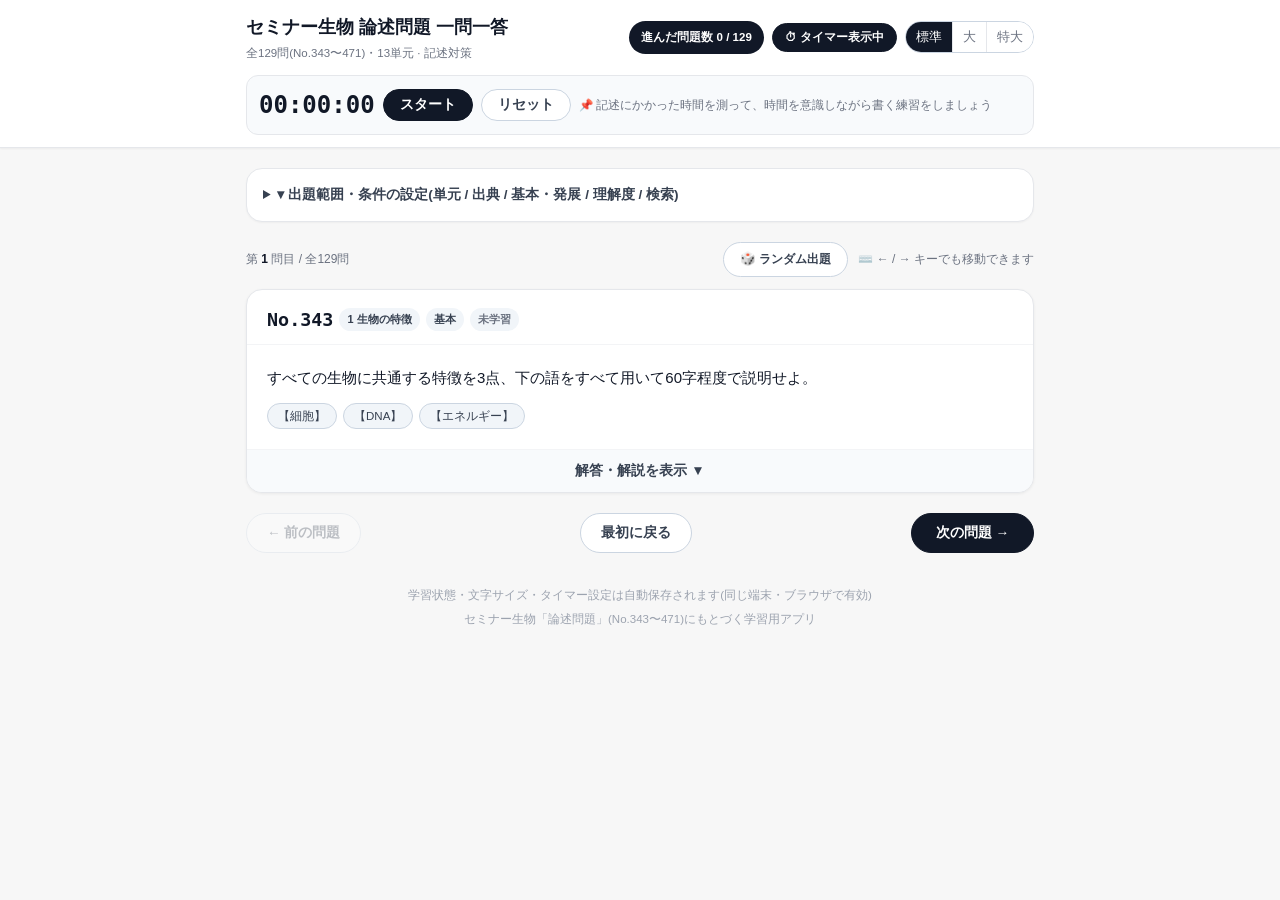
<file: index.html>
<!doctype html>
<html lang="ja">
<head>
<meta charset="UTF-8" />
<meta name="viewport" content="width=device-width, initial-scale=1.0" />
<title>セミナー生物 論述問題 一問一答</title>
<style>
  * { box-sizing: border-box; margin: 0; padding: 0; }
  :root { font-family: "Helvetica Neue", Arial, "Hiragino Kaku Gothic ProN", "Noto Sans JP", sans-serif; color: #111827; background: #f7f7f7; }
  body { background: #f7f7f7; color: #111827; line-height: 1.75; font-size: 15px; }
  body.fs-1 { font-size: 17px; }
  body.fs-2 { font-size: 20px; }
  header { position: sticky; top: 0; z-index: 20; background: rgba(255,255,255,.95); backdrop-filter: blur(4px); border-bottom: 1px solid #e5e7eb; box-shadow: 0 1px 2px rgba(0,0,0,.05); }
  .hwrap { max-width: 820px; margin: 0 auto; padding: 12px 16px; }
  .hrow { display: flex; flex-wrap: wrap; gap: 8px; justify-content: space-between; align-items: center; }
  h1 { font-size: 1.1rem; }
  .sub { font-size: .72rem; color: #6b7280; }
  .hbtns { display: flex; align-items: center; gap: 8px; flex-wrap: wrap; }
  .pill { border-radius: 999px; font-size: .72rem; font-weight: 700; padding: 6px 12px; border: 1px solid #cbd5e1; background: #fff; color: #4b5563; cursor: pointer; transition: background .15s; }
  .pill:hover { background: #f1f5f9; }
  .pill.on { background: #111827; color: #fff; border-color: #111827; }
  .counter { background: #111827; color: #fff; font-size: .72rem; font-weight: 700; padding: 6px 12px; border-radius: 999px; }
  .sizes { display: flex; border: 1px solid #cbd5e1; border-radius: 999px; overflow: hidden; font-size: .72rem; font-weight: 700; }
  .sizes button { border: none; background: #fff; color: #6b7280; padding: 6px 10px; cursor: pointer; }
  .sizes button + button { border-left: 1px solid #e5e7eb; }
  .sizes button.on { background: #111827; color: #fff; }
  #timerbox { margin-top: 12px; display: flex; flex-wrap: wrap; align-items: center; gap: 8px; background: #f8fafc; border: 1px solid #e5e7eb; border-radius: 12px; padding: 8px 12px; }
  #timerbox .time { font-family: ui-monospace, Menlo, monospace; font-size: 1.5rem; font-weight: 700; font-variant-numeric: tabular-nums; }
  .tbtn { border-radius: 999px; font-size: .85rem; font-weight: 700; padding: 6px 16px; border: 1px solid #111827; background: #111827; color: #fff; cursor: pointer; }
  .tbtn.stop { background: #64748b; border-color: #64748b; }
  .tbtn.ghost { background: #fff; color: #374151; border-color: #cbd5e1; }
  .thint { font-size: .72rem; color: #6b7280; }
  main { max-width: 820px; margin: 0 auto; padding: 20px 16px; }
  details.filters { background: #fff; border: 1px solid #e5e7eb; border-radius: 16px; padding: 14px 16px; margin-bottom: 20px; box-shadow: 0 1px 2px rgba(0,0,0,.04); }
  details.filters summary { cursor: pointer; font-size: .85rem; font-weight: 700; color: #374151; user-select: none; }
  .fchips { display: flex; flex-wrap: wrap; gap: 6px; margin-top: 12px; }
  .chip { border-radius: 999px; font-size: .72rem; font-weight: 700; padding: 6px 12px; border: 1px solid #cbd5e1; background: #fff; color: #4b5563; cursor: pointer; }
  .chip:hover { background: #f1f5f9; }
  .chip.on { background: #111827; color: #fff; border-color: #111827; }
  .chip .cnt { opacity: .6; }
  .flabel { font-size: .7rem; font-weight: 700; color: #9ca3af; margin-top: 14px; }
  .seg { display: flex; border: 1px solid #cbd5e1; border-radius: 8px; overflow: hidden; font-size: .72rem; font-weight: 700; }
  .seg button { border: none; background: #fff; color: #4b5563; padding: 6px 12px; cursor: pointer; }
  .seg button + button { border-left: 1px solid #e5e7eb; }
  .seg button.on { background: #111827; color: #fff; }
  .frow2 { display: flex; flex-wrap: wrap; align-items: center; gap: 8px; margin-top: 12px; }
  #search { flex: 1; min-width: 160px; border: 1px solid #cbd5e1; border-radius: 8px; padding: 6px 12px; font-size: .78rem; font-family: inherit; }
  #search:focus { outline: 2px solid #9ca3af; border-color: transparent; }
  .clearbtn { font-size: .72rem; color: #9ca3af; text-decoration: underline; background: none; border: none; cursor: pointer; }
  .pos { display: flex; justify-content: space-between; align-items: center; font-size: .75rem; color: #6b7280; margin-bottom: 12px; }
  .pos b { color: #111827; }
  .posr { display: flex; align-items: center; gap: 10px; }
  .randbtn { border-radius: 999px; font-size: .78rem; font-weight: 700; padding: 8px 16px; border: 1px solid #cbd5e1; background: #fff; color: #374151; cursor: pointer; }
  .randbtn:hover { background: #f1f5f9; }
  .randbtn.on { background: #111827; color: #fff; border-color: #111827; }
  .qcard { background: #fff; border: 1px solid #e5e7eb; border-radius: 16px; box-shadow: 0 1px 3px rgba(0,0,0,.06); overflow: hidden; }
  .qhead { display: flex; flex-wrap: wrap; align-items: center; gap: 6px; padding: 14px 20px 8px; border-bottom: 1px solid #f3f4f6; }
  .qno { font-family: ui-monospace, Menlo, monospace; font-weight: 700; font-size: 1.15rem; }
  .tag { font-size: .68rem; font-weight: 700; padding: 2px 8px; border-radius: 999px; background: #f1f5f9; color: #374151; }
  .tag.lv1 { background: #111827; color: #fff; }
  .st0 { background: #f1f5f9; color: #6b7280; }
  .st1 { background: #111827; color: #fff; }
  .st2 { background: #cbd5e1; color: #1f2937; }
  .st3 { background: #fff; color: #111827; box-shadow: inset 0 0 0 1px #111827; }
  .qbody { padding: 20px; }
  .qtext { white-space: pre-wrap; }
  .kws { display: flex; flex-wrap: wrap; gap: 6px; margin-top: 12px; }
  .kw { font-size: .72rem; padding: 2px 10px; border-radius: 999px; background: #f1f5f9; border: 1px solid #cbd5e1; color: #374151; }
  .ansbtn { width: 100%; border: none; border-top: 1px solid #f3f4f6; background: #f8fafc; color: #374151; font-size: .85rem; font-weight: 700; padding: 12px; cursor: pointer; }
  .ansbtn:hover { background: #f1f5f9; }
  .ansbtn.open { background: #111827; color: #fff; border-top-color: #111827; }
  .answer { display: none; padding: 16px 20px; background: #fbfbfb; border-top: 1px solid #f3f4f6; }
  .answer.show { display: block; }
  .ansbox { background: #fff; border: 1px solid #e5e7eb; border-radius: 12px; padding: 12px; margin-bottom: 12px; white-space: pre-wrap; }
  .anslabel { font-size: .72rem; font-weight: 700; color: #6b7280; margin-bottom: 4px; }
  .ugrow { display: flex; flex-wrap: wrap; align-items: center; gap: 8px; margin-top: 4px; }
  .ugrow .ulabel { font-size: .72rem; font-weight: 700; color: #6b7280; }
  .ug { font-size: .72rem; font-weight: 700; padding: 6px 12px; border-radius: 999px; border: 1px solid #cbd5e1; background: #fff; color: #6b7280; cursor: pointer; }
  .ug:hover { background: #f1f5f9; }
  .ug.on1 { background: #111827; color: #fff; border-color: #111827; }
  .ug.on2 { background: #cbd5e1; color: #1f2937; border-color: #cbd5e1; }
  .ug.on3 { background: #fff; color: #111827; border-color: #111827; box-shadow: 0 0 0 1px #111827; }
  .nav { display: flex; justify-content: space-between; align-items: center; gap: 10px; margin-top: 20px; }
  .nbtn { border-radius: 999px; font-size: .85rem; font-weight: 700; padding: 10px 20px; cursor: pointer; border: 1px solid #cbd5e1; background: #fff; color: #374151; }
  .nbtn:hover { background: #f1f5f9; }
  .nbtn:disabled { opacity: .3; cursor: not-allowed; }
  .nbtn.next { background: #111827; color: #fff; border-color: #111827; padding: 10px 24px; }
  .nbtn.next:hover:not(:disabled) { background: #1f2937; }
  .empty { text-align: center; color: #9ca3af; padding: 48px 0; }
  footer { text-align: center; font-size: .72rem; color: #9ca3af; margin: 32px 0 16px; }
</style>
</head>
<body>
<header>
  <div class="hwrap">
    <div class="hrow">
      <div>
        <h1>セミナー生物 論述問題 一問一答</h1>
        <p class="sub">全<span id="totalq"></span>問(No.343〜471)・13単元 · 記述対策</p>
      </div>
      <div class="hbtns">
        <span class="counter">進んだ問題数 <span id="done">0</span> / <span id="totalq2"></span></span>
        <button id="wt" class="pill">⏱ タイマー表示中</button>
        <div class="sizes" id="sizes">
          <button data-s="0" class="on">標準</button><button data-s="1">大</button><button data-s="2">特大</button>
        </div>
      </div>
    </div>
    <div id="timerbox">
      <span class="time" id="tdisp">00:00:00</span>
      <button id="tstart" class="tbtn">スタート</button>
      <button id="treset" class="tbtn ghost">リセット</button>
      <span class="thint">📌 記述にかかった時間を測って、時間を意識しながら書く練習をしましょう</span>
    </div>
  </div>
</header>
<main>
  <details class="filters" id="filters">
    <summary>▾ 出題範囲・条件の設定(単元 / 出典 / 基本・発展 / 理解度 / 検索)</summary>
    <div class="fchips" id="chapchips"></div>
    <div class="flabel">出典</div>
    <div class="fchips" id="srcchips"></div>
    <div class="frow2">
      <div class="seg" id="lvseg">
        <button data-v="-1" class="on">すべて</button><button data-v="0">基本問題</button><button data-v="1">発展問題</button>
      </div>
      <div class="seg" id="stseg">
        <button data-v="-1" class="on">全状態</button>
        <button data-v="1">理解した<span id="c1"></span></button>
        <button data-v="2">うろ覚え<span id="c2"></span></button>
        <button data-v="3">要復習<span id="c3"></span></button>
      </div>
      <input id="search" placeholder="🔍 キーワード検索(例:光合成)" />
      <button id="fclear" class="clearbtn">条件クリア</button>
    </div>
  </details>
  <div class="pos"><span>第 <b id="posn">1</b> 問目 / 全<span id="deckn"></span>問<span id="randtag"></span></span><span class="posr"><button id="rand" class="randbtn">🎲 ランダム出題</button><span class="kbhint">⌨️ ← / → キーでも移動できます</span></span></div>
  <article class="qcard" id="qcard"></article>
  <div class="nav">
    <button id="prev" class="nbtn">← 前の問題</button>
    <button id="home" class="nbtn">最初に戻る</button>
    <button id="next" class="nbtn next">次の問題 →</button>
  </div>
  <footer>
    <p>学習状態・文字サイズ・タイマー設定は自動保存されます(同じ端末・ブラウザで有効)</p>
    <p style="margin-top:4px">セミナー生物「論述問題」(No.343〜471)にもとづく学習用アプリ</p>
  </footer>
</main>
<script>

// ===================== 問題データ(全129問:No.343〜471) =====================
const CHAPTERS = [
  "1 生物の特徴","2 遺伝子とその働き","3 ヒトのからだの調節","4 植生と遷移","5 生態系とその保全",
  "6 進化と系統","7 細胞と分子","8 代謝","9 遺伝子発現とバイオテクノロジー","10 遺伝子の発現調節と発生",
  "11 動物の反応と行動","12 植物の成長と環境応答","13 生態と環境"
];

const QUESTIONS = [
{id:343,ch:0,lv:0,q:"すべての生物に共通する特徴を3点、下の語をすべて用いて60字程度で説明せよ。",k:["細胞","DNA","エネルギー"],s:"",a:"からだが細胞からなる。遺伝物質としてDNAをもち生殖を行う。栄養分を分解してエネルギーを取り出し活動する。(53字)",c:"細胞構造 自己増殖 代謝",e:"生物は膜で外界と隔てられた細胞からなるという構造上の特徴をもつ。細胞が分裂するときにDNAが複製・分配される。DNAは子孫に伝えられる。また、代謝を行い、代謝にはエネルギーの出入りが伴う。"},
{id:344,ch:0,lv:0,q:"原核細胞の特徴を、下の語をすべて用いて50字以内で説明せよ。",k:["核","染色体","細胞小器官"],s:"",a:"原核細胞は核をもたず、染色体は細胞質基質に存在する。また、細胞小器官をもっていない。(42字)",c:"原核細胞は核膜や細胞小器官をもたない",e:"原核細胞は、核をもたず、遺伝物質(DNA)を含む染色体は細胞質基質に存在する(核様体という)。また、細胞質基質にはミトコンドリアや色素体(葉緑体など)、ゴルジ体などの膜構造をもつ細胞小器官は存在しない。細菌などは、からだが原核細胞からなる原核生物である。一方、真核細胞は、核をもち、核内には遺伝物質(DNA)を含む染色体が存在する。また、細胞質基質中にはさまざまな細胞小器官が存在する。"},
{id:345,ch:0,lv:0,q:"動物細胞と植物細胞の細胞構造の相違点を、次の語をすべて用いて50字以内で述べよ。",k:["葉緑体","細胞壁","液胞"],s:"",a:"植物細胞は葉緑体や細胞壁をもつが動物細胞はもたない。動物細胞は、植物細胞ほど液胞が発達しない。(47字)",c:"動物細胞は葉緑体や細胞壁、発達した液胞をもたない",e:"多くの植物細胞は光合成を行う葉緑体と、植物体を支える細胞壁をもつ。動物細胞は光合成を行わず、細胞壁をもたない。また、液胞は動物細胞にも存在するがあまり発達せず、光学顕微鏡ではふつう観察されない。"},
{id:346,ch:0,lv:0,q:"代謝とは何か。下の語をすべて用いて100字程度で説明せよ。",k:["同化","異化","エネルギー"],s:"",a:"代謝とは、生物体内で行われる化学反応を指す。単純な物質から複雑な物質を合成し、エネルギーの吸収を伴う過程の同化と、複雑な物質を単純な物質に分解し、エネルギーの放出を伴う過程の異化に大別される。(96字)",c:"同化はエネルギーの吸収、異化はエネルギーの放出を伴う",e:"生物は外部からエネルギーを取り入れて生活している。生命活動には物質の合成・分解が常に伴い、これら化学反応全体を代謝という。このうち、単純な物質から複雑な物質を合成し、エネルギーの吸収を伴う過程を同化、複雑な物質を単純な物質に分解し、エネルギーの放出を伴う過程を異化という。光合成は同化、呼吸は異化の代表的な反応である。"},
{id:347,ch:0,lv:0,q:"ATPとはどのような物質か、その構造と機能を、下の語をすべて用いて100字以内で説明せよ。",k:["アデニン","リボース","リン酸","高エネルギーリン酸結合"],s:"",a:"アデニンとリボースが結合したアデノシンに、リン酸が3分子結合した化合物で、リン酸どうしの結合である高エネルギーリン酸結合が切れるときにエネルギーが放出され、代謝におけるエネルギーの出入りを仲介する。(99字)",c:"アデノシン三リン酸、エネルギーの出入りを仲介",e:"ATPは、塩基の一種であるアデニンと糖の一種であるリボースが結合したアデノシンに、3分子のリン酸が結合した化合物である。ATP内のリン酸どうしの結合は高エネルギーリン酸結合と呼ばれ、切れるときにエネルギーが放出される。ATPの末端のリン酸が切り離されると、ADP(アデノシン二リン酸)とリン酸が生じる。ADPとリン酸からATPが合成されるときには、エネルギーが吸収される。ATPはすべての生物の体内に存在し、代謝におけるエネルギーの仲立ちをしていることから、生体内でのエネルギー通貨とも呼ばれる。"},
{id:348,ch:0,lv:0,q:"酵素の特徴を、下の語をすべて用いて50字以内で説明せよ。",k:["基質特異性","くり返し作用"],s:"",a:"酵素は触媒としてくり返し作用し、代謝を円滑に進める。また、特定の物質にのみ作用する基質特異性をもつ。(50字)",c:"触媒 特定の物質にのみ反応",e:"触媒は、自身は変化せず化学反応を促進する物質である。酵素は生物がつくる触媒であり、自身は変化しないためくり返し作用する。酵素が作用する物質を基質といい、反応の結果生じる物質を生成物という。酵素の本体はタンパク質であり、その立体構造から特定の基質にのみ作用する基質特異性をもつ。"},
{id:349,ch:0,lv:1,q:"ウイルスは「遺伝情報をもつ」という生物に共通する特徴をもっているが、通常、生物とはみなされていない。その理由を60字以内で述べよ。",k:[],s:"岡山大改題",a:"細胞構造をもたず、自ら増殖することもできない。さらに、代謝を行わないなど、生物の特徴の一部しかもたない存在だから。(57字)",c:"生物に共通の特徴:細胞・生殖・代謝",e:"ウイルスは、遺伝物質(DNAまたはRNA)とタンパク質でできた微小粒子で細胞構造をもたない。さらに、代謝を行わないことや、自己増殖はできず、侵入した細胞内の物質やしくみを利用しなければ増殖できないことなど、生物としての特徴をすべて備えていないことから、無生物とされている。"},
{id:350,ch:0,lv:1,q:"核の構造と働きについて60字以内で説明せよ。",k:[],s:"",a:"核の最外層は核膜となっており、内部に染色体が存在する。核は、細胞の形態や機能を決める重要な働きをもつ。(51字)",c:"核膜 染色体",e:"真核細胞には、ふつう1個の核が含まれる。核の最外層は、二重膜でできた核膜となっており、核膜には核膜孔という細胞質基質との間で物質の輸送を行う小孔が存在する。内部には遺伝情報を保持するDNAを含む染色体、RNAを含む核小体が存在する。細胞の形態や機能は主に核が保持する遺伝情報によって決定される。"},
{id:351,ch:0,lv:1,q:"生物は、一見すると多様であるが、共通した特徴がみられる。この理由を、多様な脊椎動物における共通の特徴を例にして120字以内で述べよ。",k:[],s:"",a:"脊椎動物は、魚類・両生類・ハ虫類・鳥類・哺乳類と多様なグループに分かれているが、すべて脊椎をもつという共通の性質がある。この共通性は、脊椎動物の共通祖先が無脊椎動物と分岐した際にもっていた性質を受け継いでいるためであると考えられる。(116字)",c:"共通性は共通の祖先に由来",e:"脊椎動物には、魚類、両生類、ハ虫類、哺乳類などのグループがあるが、これらはすべて脊椎をもつという共通性がある。これは、それぞれのグループが個別に獲得したものではなく、脊椎動物が無脊椎動物から分岐した時点で存在していた共通の祖先がもっていた特徴を受け継いだためであると考えられる。一方、四肢や、生涯を通じての肺呼吸、胎生というふえ方などの特徴は、もっているグループもあれば、もっていないグループもある。これらの特徴は進化の過程を通じて、生活する環境に適応してきた結果であると考えられる。"},
{id:352,ch:0,lv:1,q:"代謝におけるエネルギーの出入りとATPの関係について、以下の語句をすべて用いて170字以内で説明せよ。",k:["光合成","呼吸","タンパク質の合成","筋収縮"],s:"",a:"光合成では、光エネルギーがATPの化学エネルギーに変換され、ATPの分解により放出されるエネルギーを用いて有機物が合成される。一方、呼吸では、有機物の分解によって放出されたエネルギーを用いてATPが合成される。呼吸で合成されたATPは、タンパク質の合成などの化学反応や、筋収縮のエネルギーなど、さまざまな生命活動にエネルギーを供給する。(168字)",c:"ATPは代謝におけるエネルギーの出入りを仲介",e:"ATPは、生体におけるエネルギー通貨とも呼ばれ、代謝におけるエネルギーの出入りを仲介している。光合成では、まず、葉緑体が光エネルギーを吸収してATPがつくられる。このATPのエネルギーを用いて、二酸化炭素を材料にして有機物が合成される。合成された有機物には、光エネルギーに由来するエネルギーが化学エネルギーに変換されて貯蔵されていることになる。呼吸は、酸素を用いて有機物を分解することで、有機物に蓄えられていた化学エネルギーをATPの化学エネルギーに変換する過程である。呼吸によって産生されたATPを利用して、生体物質の合成や、筋収縮(運動エネルギーへの変換)などのさまざまな生命活動が営まれる。"},
{id:353,ch:0,lv:1,q:"光学顕微鏡において、レンズを取り付ける順序とピントの合わせ方における注意点について、それぞれ70字以内で説明せよ。",k:[],s:"",a:"〔レンズを取り付ける順序〕鏡筒内にゴミやほこりが入って対物レンズが汚れないようにするため、先に接眼レンズを取り付け、その後、対物レンズを取り付ける。(61字)\n〔ピントの合わせ方〕対物レンズとプレパラートの接触を避けるため、まず、対物レンズとプレパラートを近づけておき、この2つを離すように動かしてピントを合わせる。(68字)",c:"取り付けは接眼レンズから。ピント合わせは対物レンズとプレパラートを離しながら",e:"顕微鏡のレンズが傷ついたり、汚れたりすると正確な観察ができなくなる。顕微鏡の鏡筒は空洞であるため、接眼レンズを先に取り付け、上から落ちてくるゴミで対物レンズを汚さないようにする。レンズの取り外しは、対物レンズから行う。ピントを調節する場合は、プレパラートと対物レンズの接触によって、対物レンズに傷や汚れがつかないように注意する。まず、横から見ながら対物レンズとプレパラートを近づけた後、接眼レンズをのぞいて、調節ねじを回してステージを下げ、対物レンズからプレパラートを遠ざけながら行う。"},
{id:354,ch:1,lv:0,q:"光学顕微鏡下において、間期の細胞と分裂期の細胞とはどのように区別できるか。次の語をすべて用いて70字以内で説明せよ。",k:["間期","分裂期","糸状","棒状"],s:"19. 宮城大",a:"間期の細胞では染色体が糸状にほどけて核内に広がっているが、分裂期の細胞では染色体が凝縮して棒状となっていることで区別できる。(62字)",c:"染色体は分裂期に凝縮する",e:"間期にはDNAの複製や分裂の準備が行われ、分裂期には複製したDNAを含む染色体を2つの娘細胞に等しく分配する。間期には、染色体は糸状になって核内に分散しているが、分裂期には凝縮して棒状となる。"},
{id:355,ch:1,lv:0,q:"タマネギの根端のような体細胞分裂を盛んに行っている組織を観察すると、一般的に、分裂している細胞と分裂していない細胞が混在している。これらの細胞の数の比から、どのようなことがわかるか、次の語をすべて用いて50字以内で答えよ。",k:["比率","細胞周期"],s:"鹿児島大",a:"細胞の数の比率は細胞周期での各時期の長さの比率と一致することから、間期と分裂期の長さの比率がわかる。(50字)",c:"間期と分裂期の長さの比率",e:"分裂を盛んに行っている細胞集団において、観察される各時期の細胞数の比は、細胞周期に占める各時期の時間の比と等しくなる。すなわち、観察される細胞数が多いと、その時期に要する時間は長いと考えられる。たとえば、観察された細胞のなかで間期の細胞が最も多かったとき、その細胞周期に占める間期の時間が最も長いと判断できる。"},
{id:356,ch:1,lv:0,q:"遺伝情報がタンパク質へ翻訳されるまでの一連の過程を、次の語をすべて用いて80字以内で説明せよ。",k:["RNA","転写","アミノ酸"],s:"",a:"まず、DNAの遺伝情報が転写され、RNAが合成される。次に、RNAの塩基3つの配列が1つのアミノ酸を指定し、これが次々につなげられてタンパク質がつくられる。(78字)",c:"DNA→RNA→タンパク質。塩基3つの配列が1つのアミノ酸を指定",e:"タンパク質合成の過程:遺伝情報の転写ではDNAの遺伝情報が転写され、RNAが合成される。遺伝情報の伝達ではmRNAは核膜孔を通り、核外に出る。遺伝情報の翻訳ではmRNAの塩基3つの配列(コドン)にしたがってアミノ酸どうしが並んで結合し、タンパク質が合成される。"},
{id:357,ch:1,lv:0,q:"翻訳の過程において、終止コドンの一つ前のコドンに対応するアミノ酸まででポリペプチド鎖の伸長が止まるのはなぜか。次の語をすべて用いて50字以内で説明せよ。",k:["tRNA","アミノ酸","終止コドン"],s:"18. 秋田大",a:"終止コドンに対応するアンチコドンをもつtRNAが存在せず、対応するアミノ酸がないため。(43字)",c:"終止コドン tRNA アンチコドン",e:"mRNAのコドンには64種類があり、そのうち3つ(UAA・UAG・UGA)はアミノ酸を指定せず、翻訳の終了を示す終止コドンである。この3つのコドンがアミノ酸を指定しないのは、これらのコドンに対応したアンチコドンをもつtRNAが存在しないためである。その他のコドンには、それぞれ対応するアンチコドンをもつtRNAが存在し、翻訳の際には特定のアミノ酸と結合してmRNAへ運び、mRNAのコドンにもとづいてアミノ酸が並べられ、特定のアミノ酸配列をもつタンパク質が合成される。"},
{id:358,ch:1,lv:0,q:"ヒトの体細胞に含まれる遺伝情報は基本的にすべて同一である。その理由を、次の語をすべて用いて90字以内で説明せよ。",k:["受精卵","体細胞分裂","娘細胞"],s:"",a:"体細胞分裂では、1個の母細胞から同じ遺伝情報をもつ2個の娘細胞がつくられる。ヒトの体細胞は、1個の受精卵が体細胞分裂をくり返して生じるため、基本的にすべて同じ遺伝情報をもつ。(87字)",c:"体細胞分裂におけるDNAの複製と分配",e:"多細胞生物の体細胞は、1個の受精卵が体細胞分裂をくり返して生じたものである。したがって、体細胞がもつ遺伝情報は、すべて基本的に同一のものとなる。からだを構成する細胞にはさまざまな働きをもつものが存在するが、それらはすべて同一の遺伝情報をもち、発現する遺伝子がそれぞれ異なることで機能や形態を変化させている。一方、すべての細胞の生存に不可欠な遺伝子は、どの細胞でも常に発現している。このような遺伝子は、ハウスキーピング遺伝子と呼ばれる。"},
{id:359,ch:1,lv:1,q:"ワトソンとクリックは、1953年にDNAの構造モデルに関する論文を発表した。この論文のなかで彼らは、「特定の塩基で対が形成されるという構造は、遺伝物質の複製機構について暗示するものである」と述べている。DNAの構造と遺伝物質の複製機構がどのように関係するかを、次の語をすべて用いて130字以内で説明せよ。",k:["相補的","ヌクレオチド鎖","塩基配列","鋳型鎖"],s:"18. 北九州市立大改題",a:"DNAの構造は、2本のヌクレオチド鎖の塩基どうしが相補的に結合した二重らせん構造である。DNAの複製では、この相補的な結合が解け、それぞれのヌクレオチド鎖が鋳型鎖となり、相補的な塩基配列のヌクレオチド鎖が新たに合成され、同一の2本鎖DNAが2本できる。(126字)",c:"塩基の相補性 半保存的複製",e:"ワトソンとクリックの発表したDNAの二重らせん構造のモデルは、2本のヌクレオチド鎖が互いに相補的な塩基どうしで結合し、全体がねじれたらせん状の構造をとるというものであった。これはDNAの構造を明らかにすると同時に、DNAが複製される際には、このような塩基の相補性にもとづいて新しいヌクレオチド鎖が合成されている可能性を示唆するものでもあった。"},
{id:360,ch:1,lv:1,q:"DNAとRNAを比較すると、前者の方が細胞内で安定であり、後者の方が不安定である。遺伝情報の保持と形質の発現におけるそれぞれの機能を考えたとき、RNAが不安定であってもかまわない理由を、50字以内で答えよ。",k:[],s:"徳島大改題",a:"RNAは遺伝情報の保持には関与せず、形質発現の際に形成され、発現が終了すると分解されてしまうため。(49字)",c:"遺伝情報の保持 形質発現",e:"DNAは、二重らせん構造をしており、安定な構造をもつ物質である。これは遺伝情報を保持する役割をもつDNAにとって重要な性質である。一方、RNAは、DNAほど安定でなく分解されやすい性質をもつ。これは、遺伝情報の発現という一時的な処理に用いられているRNAにとって重要な性質であると考えられる。"},
{id:361,ch:1,lv:1,q:"遺伝情報が翻訳される過程では、mRNAの3個の塩基が1個のアミノ酸を指定している。もし、mRNAの2個の塩基が1個のアミノ酸を指定していた場合、どのような不都合が生じるか。120字以内で説明せよ。",k:[],s:"19. 岩手大",a:"遺伝情報はmRNAの4種類の塩基で20種類のアミノ酸を指定している。mRNAの2個の塩基が1個のアミノ酸を指定していた場合、指定できるアミノ酸の種類は4×4=16通りとなり、20種類すべてのアミノ酸を指定することができない。(112字)",c:"コドンの種類数とアミノ酸の種類数",e:"タンパク質を構成するアミノ酸は20種類ある。mRNAが1塩基で1つのアミノ酸を指定すると4種類のアミノ酸が、2塩基でアミノ酸を指定すると4×4=16種類のアミノ酸が指定できるが、いずれの場合も20種類あるアミノ酸すべてを指定できない。したがって、mRNAのコドンは少なくとも3塩基である必要がある。"},
{id:362,ch:2,lv:0,q:"自律神経系の働きについて、次の語をすべて用いて100字以内で述べよ。",k:["支配","意思","交感神経","作用"],s:"",a:"自律神経系は、間脳の視床下部などによって支配されており、意思とは無関係に働く。交感神経と副交感神経があり、同じ器官に分布していることが多く、きっ抗的に作用して器官の働きを調節する。(90字)",c:"間脳の視床下部 意思とは無関係 交感神経 副交感神経 きっ抗的",e:"自律神経系の働きについて問われているので、働きに関して簡潔に解答する。活動時や緊張した状態では交感神経の働きが優位になり、安静な状態では副交感神経の働きが優位になる。また、交感神経は脊髄から出て各器官に伸びており、副交感神経は中脳や延髄、脊髄の下端から出て各器官に伸びている。"},
{id:363,ch:2,lv:0,q:"ホルモンとはどのようなものか、次の語をすべて用いて100字以内で説明せよ。",k:["内分泌腺","体液","標的器官","受容体"],s:"",a:"ホルモンは、内分泌腺から血液中に放出され、体液の循環によって全身に運ばれて微量で作用し、決まった反応を起こさせる。標的器官の細胞にしかそのホルモンの受容体が存在しないため、特定の細胞のみに作用する。(99字)",c:"体液による全身への運搬 標的器官 微量で作用",e:"ホルモンは、タンパク質または脂質の一種であるステロイドなどを主成分とする物質である。標的器官には、特定のホルモンを受容する標的細胞がある。ホルモンは、標的細胞の受容体に結合して作用を引き起こす。ホルモンは血流によって運ばれるため、ホルモンによる調節作用は反応が起こるまでに時間がかかり、自律神経系に比べゆっくりと持続的に働く。"},
{id:364,ch:2,lv:0,q:"外気温が低い場合でも、体温を維持する機構がヒトには備わっている。特に、自律神経によって体温を上昇させる機構について、放散、発熱量の語を用い、自律神経の作用する具体的な器官や臓器をあげて、60字以内で述べよ。",k:["放散","発熱量"],s:"熊本県立大改題",a:"体表の血管を収縮させて熱の放散を減らし、心臓の拍動促進や副腎髄質からのアドレナリン分泌を促進して発熱量をふやす。(56字)",c:"熱の放散の減少 アドレナリン 発熱量の増加",e:"交感神経による調節のほか、脳下垂体前葉から甲状腺刺激ホルモンや副腎皮質刺激ホルモンが分泌され、甲状腺からはチロキシンが、副腎皮質からは糖質コルチコイドが分泌される。これらの働きで、肝臓や筋肉などで代謝が促進され、発熱量が増加する。"},
{id:365,ch:2,lv:0,q:"「抗原」「抗体」「B細胞」「食作用」の語を用いて、体液性免疫とはどのようなしくみであるかを100字以内で説明せよ。",k:["抗原","抗体","B細胞","食作用"],s:"",a:"抗原が体内に侵入すると、B細胞が抗体産生細胞に分化して抗体を産生し、体液中に分泌する。抗体は、抗原と特異的に結合して、抗原の病原性を失わせたり、マクロファージなどの食作用を促進したりする。(94字)",c:"B細胞が抗体を体液中に分泌 抗原は抗体と特異的に結合",e:"抗原となる非自己物質が体内に侵入すると、樹状細胞やマクロファージに取り込まれる。樹状細胞から抗原の情報を受け取ったヘルパーT細胞は増殖してB細胞を活性化する。活性化されて増殖したB細胞は抗体産生細胞に分化して抗体を産生する。抗体は抗原と結合して抗原抗体複合体をつくり、抗原抗体複合体はマクロファージなどの食作用によって排除される。B細胞の一部は免疫記憶細胞として残るため、同じ抗原が2度目に侵入した際には、急速に多量の抗体がつくられる。"},
{id:366,ch:2,lv:0,q:"病原体やその毒素に対する免疫を高めることを目的とする医療として、予防接種と血清療法が知られている。両者の違いについて、次の語をすべて用いて100字以内で述べよ。",k:["抗体","病原体","即効性","遅効性"],s:"",a:"予防接種は、無毒化・弱毒化した病原体などによって抗体をつくらせる方法で、遅効性だが継続的である。血清療法は、他の動物につくらせた抗体を含む血清を注射して治療を行う方法で、即効性があるが一時的である。(99字)",c:"予防接種は抗原を与えて抗体をつくらせ、血清療法は直接抗体を投与する",e:"ワクチンを抗原として用いて免疫記憶細胞をつくらせ、病原体への感染を予防する方法を予防接種といい、結核に対するもの(BCG)や、インフルエンザなどの多くの伝染病に対するものがつくられている。血清療法では、ウマなどの動物に抗原を接種して抗体をつくらせ、その血清を治療に使用する。ジフテリアや腸チフスのほか、マムシの毒素による中毒症などの場合に用いる。"},
{id:367,ch:2,lv:1,q:"摂食によって血糖濃度は急激に増加する。自律神経系とホルモンの共同作業による血糖濃度低下のしくみについて、160字以内で説明せよ。",k:[],s:"信州大改題",a:"間脳の視床下部にある血糖濃度調節の中枢が、血糖濃度の上昇を感知し、副交感神経を介してすい臓のランゲルハンス島のB細胞を刺激したり、B細胞自体が血糖濃度の上昇を感知したりしてインスリンの分泌が促進される。インスリンは、グルコースの細胞での吸収や分解、肝臓でのグリコーゲンへの合成を促進し、血糖濃度を低下させる。(154字)",c:"間脳の視床下部で感知 すい臓ランゲルハンス島のB細胞",e:"低血糖のときには、副腎髄質から分泌されるアドレナリンやすい臓のランゲルハンス島のA細胞からのグルカゴンがグリコーゲンの分解を促進させる。また、副腎皮質から分泌される糖質コルチコイドは、タンパク質からのグルコース合成を促進させる。これらの働きによって、血糖濃度を高めている。"},
{id:368,ch:2,lv:1,q:"血液凝固のしくみを、血小板、血しょう、凝固因子、フィブリン、血球のすべての語を用いて160字以内で説明せよ。",k:["血小板","血しょう","凝固因子","フィブリン","血球"],s:"19. 早稲田大改題",a:"血小板から放出される凝固因子や、血しょう中にある別の凝固因子とカルシウムイオンの働きによって、血しょう中のプロトロンビンがトロンビンに変化する。トロンビンはフィブリノーゲンを繊維状のタンパク質であるフィブリンに変え、これが赤血球などの血球と絡み合って血ぺいをつくり、血液を凝固させる。(142字)",c:"凝固因子 カルシウムイオン トロンビン フィブリン 血ぺい",e:"血液凝固を防止する方法には、①血液にクエン酸ナトリウムを加えてカルシウムイオンを除く。②血液にヘパリンを加えてトロンビンの生成を阻害する。③低温に保って、血液凝固に関与する酵素活性を低下させる。などがある。"},
{id:369,ch:2,lv:1,q:"細胞内に侵入したウイルスは抗体の作用を受けにくいが、その理由を50字以内で述べよ。",k:[],s:"",a:"体液性免疫を担う抗体は、分子量が大きく、細胞内に進入できないので、細胞内のウイルスには作用できない。(50字)",c:"抗体は細胞内に入らない",e:"抗体は体液中に存在し、細胞内には入らない。ウイルスに感染した細胞は、キラーT細胞やNK細胞が直接攻撃して排除する。"},
{id:370,ch:2,lv:1,q:"免疫応答が過剰に働くと、どのような不都合が起こるか。花粉症を例にあげて80字以内で説明せよ。",k:[],s:"浜松医大改題",a:"花粉を抗原としてできた抗体がマスト細胞に付着する。再び同じ花粉が侵入すると抗原抗体反応が起こり、マスト細胞からヒスタミンが分泌されくしゃみなどが起こる。(76字)",c:"マスト細胞 抗原抗体反応 ヒスタミン",e:"ある抗原に対する免疫が、正常とは異なり過敏に反応する現象をアレルギーと呼ぶ。即時型過敏症(体液性免疫による)と遅延型過敏症(細胞性免疫による)とがある。ヒスタミンが血管や神経の細胞に結合すると、アレルギー症状が現れるが、抗ヒスタミン剤を投与してヒスタミンの受容体をふさぐと発症しない。マスト細胞は肥満細胞ともいい、B細胞から放出される特定の抗体(IgE)と結合する。この抗体に抗原が結合すると、マスト細胞からヒスタミンなどの物質が放出される。"},
{id:371,ch:2,lv:1,q:"毎年、異なったインフルエンザウイルス株を用いたワクチンが接種されているのはなぜか。その理由をウイルスの遺伝情報と関連付けて80字以内で答えよ。",k:[],s:"東北大改題",a:"インフルエンザウイルスの遺伝子は突然変異が起こりやすく、抗体が作用するウイルス表面のタンパク質に変化が生じやすい。このため、毎年流行する型が異なるため。(76字)",c:"ウイルスの遺伝子に突然変異が起こりやすい タンパク質の変化",e:"インフルエンザウイルスは、1本鎖RNAを遺伝物質とするウイルスである。1本鎖RNAは、2本鎖DNAに比べて不安定な物質であり、突然変異が起こりやすい。このため、インフルエンザウイルスの表面にあるタンパク質は、抗原性を毎年わずかに変化させてヒトの免疫機構から逃れ、流行し続ける。インフルエンザに対する抗体は、インフルエンザワクチン接種後1〜2週間でつくられる。抗体の量は、接種の2週間後にピークに達し、ワクチン接種後、2〜3カ月すると抗体の量はしだいに下がりはじめ、免疫の力も落ちてくる。"},
{id:372,ch:2,lv:1,q:"ヒトの免疫力を低下させる病気の例にエイズ(後天性免疫不全症候群)がある。HIV(ヒト免疫不全ウイルス)感染により生じるエイズは日和見感染症を伴うが、この理由を句読点を含めて60字以上80字以内で説明せよ。",k:[],s:"20. 鳥取大",a:"HIVがヘルパーT細胞に感染しこれを破壊すると、B細胞やキラーT細胞が活性化されなくなり、マクロファージやNK細胞の活性化もできなくなるから。(71字)",c:"ヘルパーT細胞の破壊",e:"エイズは、HIVと呼ばれるウイルスの感染によって免疫機能が損なわれる病気である。HIVは免疫機能の中心的な存在であるヘルパーT細胞内に侵入し、これを破壊する。これによって獲得免疫の機能が正常に働かなくなり、各種の病原体が急速に増殖してさまざまな感染症やがんなどを発症しやすくなる。エイズ患者などの免疫力の低下したヒトでみられる、健康なヒトには感染を起こさないような感染力の弱い病原体が原因で発症する感染症は、日和見感染症と呼ばれる。"},
{id:373,ch:3,lv:0,q:"発達した森林における階層による光環境の違いについて、次の語をすべて用いて50字以内で説明せよ。",k:["光","階層","林冠","林床"],s:"",a:"光のほとんどは林冠で吸収されるため、階層が下になるほど暗くなり、林床に届く光はごくわずかである。(48字)",c:"林冠で光の多くは吸収される",e:"発達した森林は、高木層・亜高木層・低木層・草本層などに分けることができ、これを階層構造という。林冠でほとんどの光が吸収され、階層が下になるほど暗くなる。"},
{id:374,ch:3,lv:0,q:"光合成速度は二酸化炭素の消費速度だが、植物に十分な光を照射して二酸化炭素の吸収速度を調べても直接光合成速度は測れない。どのようにして光合成速度を求めればよいか。次の語をすべて用いて60字以内で答えよ。",k:["吸収","放出","呼吸"],s:"",a:"同じ温度条件下において、光照射時の二酸化炭素吸収速度と、暗黒下での二酸化炭素放出速度である呼吸速度を足して求める。(57字)",c:"光照射時の二酸化炭素吸収速度 暗黒下での呼吸速度",e:"植物は、光合成を行って二酸化炭素を消費しているとき、同時に呼吸も行って二酸化炭素を生成している。暗黒下では光合成が行われず呼吸のみが行われており、二酸化炭素の放出量から呼吸速度を求めることができる。したがって、光合成速度は、光照射時の二酸化炭素吸収量(見かけの光合成量)に呼吸量を足して求めることができる。ただし、光合成速度と呼吸速度は温度の影響を受けるため、温度条件をそろえることが必要となる。"},
{id:375,ch:3,lv:0,q:"先駆種とは、どのような種のことをいうのか、次の語をすべて用いてその特徴を50字以内で述べよ。",k:["遷移","土壌"],s:"",a:"遷移の初期段階に進入する植物で、土壌がほとんどなく、乾燥した裸地でも生育できるという特徴をもつ。(48字)",c:"遷移の初期段階に進入する植物",e:"暖温帯における遷移の一般的なモデルでは、裸地にコケ植物や地衣類が進入するが、裸地の状態によっては種子植物が先駆種となることがある。これらの植物には、種子や果実が風などによって運ばれやすい、陽生植物で乾燥に強いなどの特徴がみられる。また、オオバヤシャブシやミヤマハンノキなどの木本類も先駆種となることがある。これらは根に窒素固定細菌を共生させており、栄養分の乏しい場所でも生育することができる。"},
{id:376,ch:3,lv:0,q:"植生の一次遷移には乾性遷移と湿性遷移がある。乾性遷移と湿性遷移との違いについて、次の語をすべて用いて50字以内で答えよ。",k:["裸地","水"],s:"",a:"乾性遷移は溶岩などの陸上の裸地からはじまるが、湿性遷移は湖沼などの水がたまった場所からはじまる。(48字)",c:"乾性遷移は陸上ではじまる遷移。湿性遷移は湖沼からはじまる遷移",e:"乾性遷移は、陸上でみられる一次遷移である。湿性遷移は、湖沼などからはじまる一次遷移である。湖沼はやがて湿原、草原となり、その後の遷移は乾性遷移と同じ過程を経て進行する。"},
{id:377,ch:3,lv:0,q:"陸上のバイオームの種類と分布を決める要因について、次の語をすべて用いて60字以内で説明せよ。",k:["植物","生育"],s:"",a:"陸上のバイオームは植生の違いで区分され、各地域に生育する植物は、年平均気温と年降水量によって決まる。(50字)",c:"年平均気温 年降水量",e:"陸上では、植物が生産者となり、また、植物はさまざまな動物のすみかとなる。このため、陸上のバイオームはそこに生育する植物に依存して成立し、また、その植物全体の相観によって区別される。それぞれの地域に生育する植物は、気候による影響を受け、気候を決定する主な要因には気温と降水量がある。"},
{id:378,ch:3,lv:0,q:"日本のバイオームの成立と分布の特徴について、次の語をすべて用いて90字以内で説明せよ。",k:["年平均気温","年降水量"],s:"",a:"森林が成立するのに十分な量の年降水量があるため、主に緯度の差による年平均気温の違いによって、針葉樹林、夏緑樹林、照葉樹林、亜熱帯多雨林の4つの異なるバイオームが分布する。(85字)",c:"年平均気温の違いによる4つの森林のバイオーム",e:"日本の水平分布に関する記述問題である。解答に示したように、日本では降水量が十分であるため気温がバイオームの決定要因になっている。"},
{id:379,ch:3,lv:1,q:"陽生植物と陰生植物をそれぞれ、両者の光補償点の中間の強さの光で育てたとき、植物の生育はどのようになると考えられるか。その理由を含めて、110字以内で説明せよ。",k:[],s:"九州大改題",a:"陽生植物では、光の強さが光補償点に達しておらず、呼吸量が光合成量を上回るので、体内の有機物が減少し、やがて枯れる。陰生植物は、光補償点より強い光が当たるため、光合成量が呼吸量を上回り、有機物が蓄積されて成長する。(105字)",c:"光補償点 光合成速度 呼吸速度",e:"陽生植物は光補償点と光飽和点が高いのに対して、陰生植物は光補償点と光飽和点が低い。ふつう、陽生植物と陰生植物では、陽生植物の方が光補償点が高い。したがって、両植物の光補償点の中間の光の強さでは、陰生植物は光補償点を超えているが、陽生植物では光補償点を超えていない状態となる。このため、陰生植物は生育できるが、陽生植物は生育できない。"},
{id:380,ch:3,lv:1,q:"陽樹を含めた陽生植物が遷移初期で優占し、極相林の暗い林床では生育できない理由を100字以内で説明せよ。",k:[],s:"18. 岐阜大改題",a:"陽生植物は、光飽和点が高く強光下で盛んに光合成を行うので、遷移初期にはより早く成長し優占する。また、暗い林床では、光の強さが光補償点を下回り、呼吸速度が光合成速度より大きくなるので生育できない。(97字)",c:"陽生植物は光飽和点と光補償点がともに高い。陰生植物は光飽和点と光補償点がともに低い",e:"陽生植物は、光飽和点が高いという特性が、遷移初期において生存競争上有利に働く。陰生植物は、光補償点が低いという特性が、遷移後期において生存競争上有利に働く。"},
{id:381,ch:3,lv:1,q:"同一植物の葉でも、遮光のない条件下で生じた陽葉と遮光条件下で生じた陰葉がある。この2種類の葉はどのように異なるか100字以内で説明せよ。",k:[],s:"常盤大改題",a:"陽葉は光補償点や光飽和点が高く、暗い環境では呼吸速度が大きく不利だが明るい環境では高い生産力を示す。陰葉は光補償点や光飽和点が低く、生産力は低いが薄暗い環境でも呼吸を上回る光合成を行える。(96字)",c:"陽葉:光補償点や光飽和点が高い。陰葉:光補償点や光飽和点が低い",e:"成木では、1本の木の葉でも生える位置により明るい場所もあれば暗い場所もある。明るい場所には陽葉が、暗い場所には陰葉がつくられる。陽樹の葉を陽葉、陰樹の葉を陰葉というのではない。2つのタイプの葉をもつことが、からだ全体で生産性を高めることにつながっている。なお、両者を比べると、陽葉の方が陰葉よりも小さく、葉肉が発達しており厚みがあることが多い。"},
{id:382,ch:3,lv:1,q:"遷移は大きく一次遷移と二次遷移に分けられる。それらの遷移の特徴を100字以内で説明せよ。",k:[],s:"20. 東京農工大改題",a:"一次遷移は土壌が未形成な裸地からはじまる。二次遷移は山火事や伐採の跡地などからはじまるもので、既存の土壌中に栄養塩類や植物の根や種子なども含まれている。そのため、遷移の速度は一次遷移に比べて大きい。(99字)",c:"一次遷移は裸地からはじまる 二次遷移は土壌が存在する",e:"一次遷移は火山活動などによって生じた裸地からはじまる。二次遷移では土壌形成が完了しており、土壌中の栄養塩類も十分にある場合が多い。"},
{id:383,ch:3,lv:1,q:"日本の森林バイオームのうち、東北地方に分布するものと九州に分布するものでは樹木の落葉性に違いがある。その違いは分布域の気候にどのような点で有利だと考えられるか150字以内で説明せよ。",k:[],s:"愛知教育大",a:"東北地方の冬は低温で日射量も少ないため、光合成で得られる利益より葉を維持するコストが大きくなる。そのため、低温の環境では秋に落葉することが有利だといえる。一方、九州は比較的温暖で日射量も多いため、冬でも光合成の利益を見込める。よって、温暖な環境では、一年を通して葉をつけておくことが有利だといえる。(149字)",c:"冬は低温で日射量が少ない:落葉樹(夏緑樹林)。冬でも温暖で日射量が多い:常緑樹(照葉樹林)",e:"東北地方は夏緑樹林、九州は照葉樹林である。この問題では、両者の形態の違いではなく、気候に応じた落葉性の違いを述べることがポイントになる。冬季に得られる利益と不利益のバランスに着目するとよい。なお、常緑樹も落葉しないわけではなく、多くのものは春になり新しい葉が出るころに古い葉を落とす。"},
{id:384,ch:4,lv:0,q:"食物網とは何か、次の語をすべて用いて60字以内で説明せよ。",k:["被食者","捕食者","食物連鎖"],s:"",a:"被食者と捕食者の間にみられる食物連鎖のつながりが、直線的なつながりではなく複雑な網目状になった関係のこと。(53字)",c:"複雑な網目状",e:"草本→バッタ→カエル→ヘビのように、直線的な捕食-被食の関係を食物連鎖というが、実際の生態系ではヘビはカエルのみを捕食するわけではない。多様な種の捕食-被食の関係を示していくと複雑な網目状となる。"},
{id:385,ch:4,lv:0,q:"富栄養化によってプランクトンが多量に増殖すると、水生生物の大量死につながる。このしくみを、次の語をすべて用いて60字以内で説明せよ。",k:["死骸","分解","酸素"],s:"",a:"増殖したプランクトンの死骸が分解される際、水中の酸素が消費され水生生物が十分な酸素を得ることができなくなるため。(57字)",c:"死骸の分解による水中の酸素の消費",e:"分解者も生産者がつくり出した有機物に依存するということから、消費者の一部である。ここでいう有機物は増殖したプランクトンの死骸であり、これらを分解するときに、水中の酸素が大量に消費される。これも、赤潮やアオコによる水界の生態系への悪影響の1つであり、水生生物の大量死につながる。"},
{id:386,ch:4,lv:0,q:"水田には多様な生物が生息しているが耕作が放棄されると、それまで生息していた生物が減少する可能性がある。その理由を、水をためることに関連させて50字以内で説明せよ。",k:[],s:"20. 弘前大改題",a:"水田に水をためなくなることで、生活や産卵に水を必要とする生物が生息できなくなるため。(42字)",c:"環境の多様性が失われることによって、生物の多様性が失われる",e:"水田は、人の手によって定期的に水がためられることで、トンボやカエルなどの繁殖場所となったり、タガメやゲンゴロウなどの生育場所となったりする。多様な環境が、多様な生物の生息を可能とする一例である。"},
{id:387,ch:4,lv:0,q:"森林に生息する動物にとって生息地が開発などによって分断化されると、その個体数の減少につながる可能性がある。その理由を「繁殖相手」という語を用いて80字以内で説明せよ。",k:["繁殖相手"],s:"",a:"分断化により行動範囲が制限されるようになると、個体どうしが出会う機会が減少する。その結果、繁殖相手を見つけにくくなり、子孫を残せなくなるため。(71字)",c:"行動の制限 個体どうしの出会いの機会の減少",e:"分断化による影響は、繁殖相手を見つけにくくなるだけでなく、すみかとなる場所や水や食物を得る場所など、生活に欠かせない場所にたどり着けなくなるといった問題もある。本問では「繁殖相手」という語句を用いるよう指定されているが、特に指定がなければ、水や食物などの資源に言及してもよい。一見すると自然豊かにみえる環境であったとしても、道路やダムの建設による生息地の分断化が、生息する生物の個体数減少につながっている場合がある。現在、日本では、道路やダムなどの開発を行う際には、それが環境に及ぼす影響を事前に調査、予測、評価し、環境への適正な配慮がなされるようにする環境アセスメントの実施が義務づけられている。"},
{id:388,ch:4,lv:0,q:"メチル水銀などの物質が生物体内に蓄積する理由を次の語をすべて用いて40字以内で説明せよ。",k:["分解","排出"],s:"20. 京都産業大改題",a:"体内で分解されにくく、脂肪に溶け込みやすく排出されにくい物質であるため。(36字)",c:"分解されにくい 排出されにくい",e:"ここで問われていることは、「生物体内」に蓄積する理由であり、「高次の消費者により高濃度」に蓄積する理由ではない。そのため、「食物連鎖により高濃度に蓄積される」という内容に触れる必要はない。また、字数制限が40字よりも少ない場合は、「脂肪に溶け込みやすい」という内容は省略して構わない。「生物濃縮」は「有害物質をため込む」ということではない。あくまで環境中には微量にしか含まれない物質が、生体内に蓄積されることを指す。たとえば、DHA(ドコサヘキサエン酸)という脂肪酸は、海産の微生物がつくったものが、食物連鎖を通じて魚類に蓄積される。特に、マグロなどの大型魚には高濃度に蓄積される。"},
{id:389,ch:4,lv:1,q:"河川の自然浄化に関連して、汚水流入直後から河川の溶存酸素量が低下し、その後汚濁物質の減少にしたがって上昇した。これらの理由について、微生物と関連付けて回復の段階を追いながら、100字程度で説明せよ。",k:[],s:"18. 群馬大改題",a:"汚水中の有機物を細菌が分解する際に酸素が消費され溶存酸素量は低下する。有機物の分解に伴って栄養塩類が生じ、これを吸収して藻類が増殖する。増殖した藻類の光合成によって酸素が供給され溶存酸素量が上昇する。(100字)",c:"有機物の分解による酸素の消費 藻類の光合成による酸素の増加",e:"細菌などが酸素を用いてタンパク質を分解すると、NH₄⁺などが生じる。これを栄養塩類として藻類が吸収して増殖する。"},
{id:390,ch:4,lv:1,q:"干潟には、富栄養化した海水を浄化する機能があるとされる。干潟で、生物によって海水の浄化が起こるしくみを、60字以内で説明せよ。",k:[],s:"20. 日本女子大",a:"生産者である藻類は海水中の栄養塩類を利用し増殖する。これを消費者が摂食し、最終的に干潟の外に移動させることで浄化される。(60字)",c:"生産者が栄養塩類を取り込む。高次消費者が干潟から移動する",e:"アサリなどの貝類のろ過作用により水質が浄化されることもあるが、最終的には栄養塩類を取り込んだ生物が高次の消費者に捕食されることで干潟の生態系から栄養塩類が取り除かれる。たとえば、大型の回遊魚が捕食し、沖合で老廃物を排出することなどが考えられる。さらに、干潟は遠浅であるため干満差により海底が露出し、海鳥による魚介類の捕食も進みやすい。干潟は水質浄化のほか、生物多様性の維持、レクリエーションの場の提供などさまざまな生態系サービスを与える。"},
{id:391,ch:4,lv:1,q:"温室効果とはどのような作用か、60字以内で説明せよ。",k:[],s:"20. 宮城大改題",a:"地表から放出される熱エネルギーを大気中の二酸化炭素などが吸収し、再び放出することで、地表や大気の温度を上昇させる作用。(59字)",c:"二酸化炭素やメタンが熱エネルギーを吸収",e:"温室効果とは決してネガティブなものではなく、全くなくなってしまうと地球の平均気温は30℃ほど低下してしまうといわれている。本問では温室効果の作用のみを問われているので、ネガティブな要素は説明する必要はない。なお、温室効果で最も影響が大きいのは水蒸気であるが、これは人間活動の影響で増加するものではないので通常、説明では触れない。"},
{id:392,ch:4,lv:1,q:"外来生物は在来種の捕食など生態系にさまざまな問題を引き起こしているが、外来生物の多くは原産地では大きな影響を及ぼしていない。その理由として考えられることを60字以内で説明せよ。",k:[],s:"20. 三重大",a:"原産地では天敵となる捕食者がいたり、同じ資源をめぐって競争関係にある生物が存在したりすることで過度に増殖しないため。(58字)",c:"天敵の存在が増殖を抑制している",e:"マメのなかまで、つる植物のクズは、緑化や土壌の流出防止、飼料としての利用を目的として、日本からアメリカに導入された。しかし、移入先の環境で増殖し、ほかの植物の成長を妨げ、問題となっている。イギリスではイタドリが同様の問題を引き起こしている。このように日本では問題になっていない生物が、国外の生態系で悪影響を及ぼしている例もみられる。なお、解答の「資源」には、空間や光なども含まれる。"},
{id:393,ch:4,lv:1,q:"外来生物の例として、日本の生態系において生物多様性の喪失につながり、対応策がすでに講じられている脊椎動物種の事例を1つ挙げ、動物種名、それが生態系に対して及ぼしている影響および実際の対応策について120字程度で説明せよ。",k:[],s:"18. 岩手大",a:"フイリマングースは、ハブの駆除を目的として沖縄や奄美大島に持ち込まれたが、在来種であるアマミノクロウサギなどを捕食しその個体数を減少させた。そのため、フイリマングースの個体数を減少させるためにワナを用いて捕獲する事業が進められている。(117字)",c:"外来生物の生態系への影響",e:"「生物多様性の喪失につながり、対応策がすでに講じられている脊椎動物」という指定があるため、解答の範囲は意外と狭い。解答しやすいものとして、フイリマングースやオオクチバスの例があげられる。オオクチバスの場合は、琵琶湖で実施されている「外来魚回収ボックス」など具体的な対応策をあげるとよい。他にもアライグマやハリネズミ、カミツキガメなどペットとして飼育されていたものが野生化した例もあげられる。人間生活に対する被害ではなく、生態系への影響を記述することに注意する。"},
{id:394,ch:5,lv:0,q:"化学進化について、次の語をすべて用いて65字以内で説明せよ。",k:["生物の誕生","無機物","有機物"],s:"",a:"生物の誕生以前に起こった、無機物から簡単な有機物ができて、さらにそれらから生物を構成する複雑な有機物が生成されるまでの過程。(62字)",c:"生物の進化の前段階 無機物から分子量の小さい有機物、分子量の小さい有機物から分子量の大きい有機物",e:"始原生物が誕生する前に、無機物から分子量の小さい有機物が合成され、次に、これらの有機物から分子量の大きい有機物が合成され、生物を構成する有機物が生じたと考えられている。この過程を化学進化という。化学進化が起きた場としては、熱水噴出孔のような環境が考えられている。なお、分子量の小さい有機物に関しては、隕石によって宇宙から飛来したものもあるとする考え方もあり、小惑星探査機「はやぶさ」「はやぶさ2」を用いたプロジェクトでは、生命を構成する有機物の由来の調査も実施されている。"},
{id:395,ch:5,lv:0,q:"遺伝的浮動について、次の語をすべて用いて35字以内で説明せよ。",k:["世代","遺伝子頻度"],s:"",a:"次の世代に伝えられる遺伝子頻度が、偶然によって変動する現象。(30字)",c:"偶然による変動",e:"個体の生存や繁殖に有利にも不利にも働かない遺伝子の場合、自然選択が働かない。このような場合でも次の世代に受け継がれる遺伝子は無作為に選ばれるので、遺伝子頻度は偶然に左右されて変化する。その影響は、集団が小さいほど強くなる。特に、自然災害や移出などによる、小集団化によって起こる遺伝子頻度の変化をびん首効果という。"},
{id:396,ch:5,lv:0,q:"DNAの塩基配列やタンパク質のアミノ酸配列のデータをもとにした分子系統樹が、形質をもとにした系統樹よりも優れている点を、次の語をすべて用いて55字以内で説明せよ。",k:["分岐年代","分子時計","2つの種"],s:"",a:"分子に生じる変化は一定の速度で起こるという分子時計の考え方から、2つの種の分岐年代の推定が容易にできる。(52字)",c:"分子に生じる変化は一定の速度 分岐年代の推定",e:"DNAの塩基配列の突然変異やタンパク質のアミノ酸配列の変化は、一定の確率で蓄積していく。このような、分子に生じる変化の一定性は分子時計と呼ばれる。2つの種に共通する分子内の変化量を比較することで、共通祖先から分岐した年代を推定することができる。なお、使用する語の指示がなければ、他にも次のような利点があげられる。・類縁関係が遠く、形態等がまったく異なる種間でも比較が可能である。・研究者による考え方の違いが現れず、客観的な比較が可能である。"},
{id:397,ch:5,lv:0,q:"ウーズが提唱した3ドメイン説とはどのような考え方か、次の語をすべて用いて60字以内で説明せよ。",k:["rRNA","グループ","界","ドメイン","分類階級"],s:"",a:"rRNAの塩基配列にもとづいて生物を3つのグループに分け、それらをドメインと呼んで界よりも上位の分類階級とする考え方。(58字)",c:"rRNAの塩基配列の解析 界よりも上位の分類階級",e:"ウーズは、界よりも上位の分類階級としてドメインを設けることを提唱し、生物全体を、細菌(バクテリア)、アーキア(古細菌)、真核生物(ユーカリア)の3つのグループに分けた。1977年、ウーズは、rRNAの塩基配列の解析結果から、原核生物をメタン菌・高度好塩菌などが属するアーキアと、大腸菌・シアノバクテリアなどが属する細菌に区分した。その後、RNAポリメラーゼの構造やタンパク質の遺伝子の解析結果などから、アーキアは細菌よりも真核生物に近縁であることが示された。"},
{id:398,ch:5,lv:0,q:"旧口動物と新口動物の発生様式の違いを、次の語をすべて用いて50字以内で答えよ。",k:["胚発生","原口"],s:"",a:"旧口動物は、胚発生時に出現する原口が口になり、新口動物は、原口とは別の部分に新しく口ができる。(47字)",c:"旧口動物…原口が口になる。新口動物…原口とは別の部分に口ができる",e:"動物は、発生初期の胚にみられる細胞層である胚葉の分化の程度によって、分化がみられない側生動物、外・内の2つの胚葉がみられる二胚葉動物、外・中・内の3つの胚葉がみられる三胚葉動物に大きく分けられる。そのなかの三胚葉動物には、胚発生時に出現する原口が成体の口になる旧口動物と、原口とは別の部分に口ができる新口動物とがある。新口動物の定義として、一般的に「原口が肛門になる」といわれることもあるが、原口が閉じて別の場所に肛門ができるというような例外もあるため避けた方が無難である。"},
{id:399,ch:5,lv:1,q:"有性生殖を行う生物が配偶子をつくり出す際に行う減数分裂は、生物に遺伝的な多様性をもたらす重要なプロセスでもある。遺伝的多様性を生み出すための配偶子形成時の2つのしくみとはどのようなものか、100字以内で説明せよ。",k:[],s:"21. 三重大改題",a:"相同染色体が別々の配偶子に分配されることによって、遺伝子の組み合わせの異なる配偶子が生じるしくみと、連鎖している遺伝子の組換えが起こることによって、遺伝子の組み合わせがさらに多様になるしくみ。(96字)",c:"相同染色体の組み合わせ 連鎖している遺伝子の組換え",e:"2組の相同染色体にある3つの遺伝子にだけ着目したモデルで考える。配偶子は減数分裂を経てつくられ、単に相同染色体が分配されるだけであれば、その組み合わせによって、4種類の配偶子がつくられることになる。しかし、減数分裂の際には乗換えが起こって、連鎖している遺伝子が組換えられることもあるため、2組の相同染色体にある3つの遺伝子に着目しただけでも8種類の配偶子ができることになる。染色体の数や、遺伝子の数が多くなるほど、配偶子の種類は膨大になる。配偶子の遺伝子構成が多様であればあるほど、配偶子の合体によって生じる新個体の多様性は大きくなる。"},
{id:400,ch:5,lv:1,q:"新しい機能をもった遺伝子が誕生する過程において、遺伝子重複が重要な役割を果たしてきたと考えられている。遺伝子重複のあとに、新しい機能をもった遺伝子が誕生するしくみを100字以内で説明せよ。",k:[],s:"お茶の水女子大",a:"遺伝子重複が起きると、一方の遺伝子で本来の形質が発現していれば、他方に突然変異が生じても生存に影響を及ぼさない場合があり、その結果、突然変異が起こった遺伝子から新しい機能が生じることがある。(95字)",c:"一方の遺伝子によって本来の形質が発現。他方が変異しても生存に影響を及ぼさない",e:"遺伝子重複は、ゲノムの倍数化や染色体の乗換えの異常などによって生じる。突然変異の多くは、遺伝子の働きを失わせ、生存に不利に働いて集団中に残らない。しかし、遺伝子重複が生じた場合、一方に突然変異が生じても生存に不利にならない場合があり、その結果、突然変異が起きた遺伝子から新しい機能をもった遺伝子が生じる場合がある。このような例としては、水晶体に含まれるタンパク質であるクリスタリンの遺伝子や、視覚に関わるタンパク質であるオプシンの遺伝子、Hox遺伝子群などが有名である。"},
{id:401,ch:5,lv:1,q:"突然変異でDNAの塩基配列が変化しても、タンパク質のアミノ酸配列は変化しないことがある。それはどのようなときか、50字以内で説明せよ。",k:[],s:"21. 大分大",a:"コドンが異なっていても同じアミノ酸を指定する場合があり、DNAの塩基配列の変化がこれに相当したとき。(50字)",c:"コドンが異なっていても同じアミノ酸を指定する場合がある",e:"mRNAのヌクレオチドの塩基には、A・G・C・Uの4種類が用いられている。アミノ酸を指定するmRNAの塩基3つの並び(トリプレット)をコドンと呼ぶ。コドンは、塩基4種類に対して3つの組み合わせでできているため、4³=64通り存在する。これに対して、タンパク質に用いられているアミノ酸の種類は20種類あるので、同じアミノ酸を指定するコドンが複数ある場合がある。たとえば、GCU、GCC、GCA、GCGは、いずれもアラニンを指定する。これらのコドンでは、3番目の塩基で置換が起こってもアラニンを指定する。"},
{id:402,ch:5,lv:1,q:"種は、生物の分類の基本となる単位である。生物学で最も一般的に使用される種の定義を、70字以内で説明せよ。",k:[],s:"21. 大阪医科薬科大改題",a:"形態や性質が基本的に同じで、他個体と交配したときに生殖能力をもつ子を生み出すことができ、他の生物群とは生殖的に隔離されている生物群。(66字)",c:"形態や性質が同じ 生殖能力のある子を生み出す 生殖的に隔離されている",e:"種の概念は大変難しく、専門家の間でも完全に同意を得られるような種の定義は存在していない。特に、原核生物である細菌には、有性生殖が確認されていないもの、プラスミドの交換を通して類縁関係が遠くても遺伝情報の交換ができるもの、外見は同じでも遺伝的に極めて多様性に富むものなどがあり、より一層難しくなる。そのようななかで、有性生殖を行う真核生物、特に動物を中心に考えると、①形態や性質が共通している、②自由な交配によって、生殖能力をもつ子を残すことができる、③他の生物群と生殖的に隔離されている、という定義が一般的になる。しかし、このように定義しても、セグロカモメがアメリカセグロカモメと雑種を形成するように、生殖的隔離によって種を明確に区別するのが難しい例もある。"},
{id:403,ch:5,lv:1,q:"植物の主要な生物群(コケ植物・シダ植物・裸子植物・被子植物)はどのように進化してきたか、次の語をすべて用いて125字以内で説明せよ。",k:["子房","種子","胞子","維管束","胚珠"],s:"21. 熊本大",a:"まず、共通の祖先から、維管束が未発達のままのコケ植物と維管束が発達したシダ植物に分岐した。次に、胞子による生殖を行うシダ植物から、種子を形成する種子植物が生じ、この種子植物が、胚珠が裸出している裸子植物と胚珠が子房の中にある被子植物とに分岐した。(123字)",c:"維管束が発達していないか発達しているか 胞子でふえるか種子でふえるか 胚珠が裸出しているか子房に覆われているか",e:"植物は、陸上の環境に適応し、光合成を行う多細胞生物で、コケ植物、シダ植物、種子植物にわけられる。コケ植物とシダ植物は胞子でふえる。また、シダ植物と種子植物は維管束が発達しており、種子植物は、種子を形成してふえる。さらに種子植物は、子房の有無によって、裸子植物と被子植物にわけられる。"},
{id:404,ch:6,lv:0,q:"生命活動における水がもつ主な役割を、次の語をすべて用いて40字以内で答えよ。",k:["溶媒","比熱"],s:"",a:"さまざまな物質を溶かす溶媒となる。また、比熱が大きいため、温度を保持する。(37字)",c:"物質の運搬 化学反応 温度変化",e:"水は、さまざまな物質を溶かすことができ、細胞内での化学反応の場となったり、体内での物質の運搬を仲立ちする役割を担ったりしている。また、比熱が大きく温度変化に多くの熱を必要とするため、細胞の温度を保つのに役立っている。"},
{id:405,ch:6,lv:0,q:"能動輸送と受動輸送の違いについて、次の語をすべて用いて60字以内で答えよ。",k:["拡散","ATP","濃度勾配"],s:"",a:"受動輸送は濃度勾配に従った拡散による物質輸送で、能動輸送はATPを消費して濃度勾配に逆らう物質輸送である。(53字)",c:"受動輸送 能動輸送 エネルギー",e:"膜を挟んだ内外の濃度勾配に従って、物質が移動する現象を受動輸送といい、エネルギーを必要としない。輸送タンパク質を介さないものと、介するものがある。膜を挟んだ内外の濃度勾配に逆らって、物質が移動する現象を能動輸送といい、ATPや他の溶質の濃度勾配などのエネルギーを必要とする。輸送タンパク質を介して行われる。"},
{id:406,ch:6,lv:0,q:"脂質二重層とはどのような構造か、次の語をすべて用いて60字以内で説明せよ。",k:["リン脂質","疎水性","親水性"],s:"",a:"リン脂質分子には、疎水性と親水性の部分があり、疎水性の部分を内側に、親水性の部分を外側に向け2層に並んでいる。(55字)",c:"脂質二重層 リン脂質 疎水性部分 親水性部分",e:"生体膜の主成分であるリン脂質は、1分子のグリセリンに2分子の脂肪酸と1分子のリン酸が結合してできている。分子中には、水をはじく性質(疎水性)の部分と水になじみやすい性質(親水性)の部分をもつ。"},
{id:407,ch:6,lv:0,q:"高温になるとタンパク質は、酵素としての働きを失う。なぜタンパク質は高温になると酵素としての働きを失うのか、次の語をすべて用いて20字以内で説明せよ。",k:["熱","立体構造"],s:"21. 三重大改題",a:"熱によって立体構造が変化するため。(17字)",c:"変性 立体構造 失活",e:"タンパク質は、熱によって水素結合などが切れ、立体構造が変化する。立体構造が変化して、タンパク質の性質が変化する現象を変性という。変性は、強い酸やアルカリによっても起こる。また、酵素が働きを失うことは失活と呼ばれる。"},
{id:408,ch:6,lv:0,q:"酵素に基質特異性がみられる理由を、次の語をすべて用いて60字以内で答えよ。",k:["活性部位","立体構造"],s:"",a:"酵素の種類によって、活性部位の立体構造は決まっており、この構造に適合する物質のみが酵素と結合し反応するため。(54字)",c:"活性部位 立体構造 基質特異性",e:"酵素分子内には、基質分子と結合して触媒作用を示す活性部位と呼ばれるそれぞれの酵素に特有な構造をした部位がある。鍵と鍵穴の関係のように活性部位にぴったりと適合する基質のみが酵素と結合し、酵素-基質複合体を形成する。"},
{id:409,ch:6,lv:1,q:"動物細胞では、水に次いで多い構成物質はタンパク質であるが、植物細胞では、水に次いで多い構成物質は何か。理由とともに50字以内で答えよ。",k:[],s:"21. 福井県立大",a:"植物細胞は細胞壁をもち、その主成分は炭水化物のセルロースであるため、炭水化物の割合が高い。(45字)",c:"細胞壁の主成分はセルロース",e:"細胞を構成する基本的な物質は、タンパク質・炭水化物・脂質・核酸などの有機物や水などの無機物である。そのうち、水が最も多くの質量を占めている。"},
{id:410,ch:6,lv:1,q:"細胞膜のリン脂質二重層に対する通過のしやすさがホルモンによって異なる理由を、リン脂質二重層とホルモンの物質としての性質にもとづいて65字以内で説明せよ。",k:[],s:"21. 大阪医科薬科大改題",a:"リン脂質二重層は内部に疎水性の領域があるため、脂溶性が高いホルモンは細胞膜を透過するが、水溶性が高いホルモンは透過できない。(62字)",c:"親水性(水溶性) 疎水性(脂溶性)",e:"ホルモンが標的細胞の受容体に結合するとき、タンパク質からなるホルモンは、細胞表面の受容体と結合する。一方、ステロイドからなるホルモンは、細胞膜を透過して細胞内の受容体と結合する。"},
{id:411,ch:6,lv:1,q:"リボソームで合成されたタンパク質が、小胞体からゴルジ体へどのように運ばれるかを100字以内で答えよ。",k:[],s:"21. 立教大改題",a:"粗面小胞体上のリボソームで合成されたタンパク質は、粗面小胞体の膜を通過して、内部に取り込まれる。取り込まれたタンパク質は、小胞体の内部を移動し、小胞体から小胞を介してゴルジ体へと運ばれる。(94字)",c:"粗面小胞体 リボソーム 小胞 ゴルジ体",e:"小胞体は、一重の膜からなる袋状、または管状の構造をしており、これがつながりあって細胞質基質に広がっている。小胞体には、表面にリボソームが付着した粗面小胞体と、リボソームが付着していない滑面小胞体がある。リボソームで合成されたタンパク質の多くは、小胞体の内部を移動して小胞体から分離した小胞に包まれてゴルジ体に運ばれる。"},
{id:412,ch:6,lv:1,q:"酵素におけるアロステリック効果とはどのようなものか80字以内で答えよ。",k:[],s:"21. 東京医科歯科大改題",a:"アロステリック部位をもつ酵素でみられ、この部分に調節物質が結合すると酵素の立体構造が可逆的に変化して基質との親和性が変化し、反応速度が調節される現象。(75字)",c:"アロステリック部位 調節物質 反応速度の変化",e:"酵素のフィードバック調節にはアロステリック酵素が関わっていることが多い。アロステリック酵素は、活性部位を複数もち、基質濃度に対する反応速度の変化を表すグラフがS字になる。"},
{id:413,ch:6,lv:1,q:"一定量の酵素に対して基質の濃度をしだいに増していくと、基質濃度がある濃度に達するまでは反応速度は上昇するが、それ以上では反応速度が一定になる。反応速度が一定になる理由を80字以内で答えよ。",k:[],s:"21. 前橋工科大改題",a:"基質濃度が十分高くなるとすべての酵素が基質と結合し、個々の酵素は反応を終えて生成物が活性部位から離れるまで、次の基質と結合できないため。(68字)",c:"(基質濃度が低いとき)基質と結合していない酵素がある。(基質濃度が高いとき)すべての酵素が基質と結合する",e:"酵素濃度が一定のときは、基質濃度が低いと反応速度は基質濃度に比例して大きくなる。基質濃度が十分に高いときはすべての酵素が基質と結合し、酵素の活性部位に結合した基質が反応して離れるまでは、次の基質が結合できないため反応速度は一定になる。このときの反応速度を最大反応速度という。"},
{id:414,ch:7,lv:0,q:"植物の葉は、クロロフィルがあるため緑色に見える。緑色に見える理由を、クロロフィルの性質にもとづき、次の語をすべて用いて60字以内で説明せよ。",k:["青紫色光","赤色光","緑色光","反射"],s:"",a:"クロロフィルは赤色光と青紫色光をよく吸収するが、緑色光はほとんど吸収されずに反射されてヒトの眼に届くため。(53字)",c:"赤色光と青紫色光は吸収 緑色光は吸収されず反射・透過・散乱",e:"太陽から放射される電磁波のうち、その波長の違いをヒトが色の違いとして感知できるものを可視光線と呼ぶ。可視光線は、その波長の違いによって、赤色〜紫色へと連続的に変化するように見える。植物のもつ光合成色素の一種であるクロロフィルは、これらの可視光線のうち青紫色と赤色の光をよく吸収するが、緑色の光はほとんど吸収しない。そのため、太陽光が葉に当たると、吸収されなかった緑色の光は葉で反射、もしくは透過、散乱する。葉で反射や透過、散乱した緑色の光がヒトの眼に届くため、葉は表から見ても透かして見ても緑色に見える。"},
{id:415,ch:7,lv:0,q:"クロロフィルaは、赤色の光(波長680nm付近)と青色〜青紫色の光(430nm付近)を強く吸収し、500nm付近の光はほとんど吸収しない。しかし、500nm付近の光も光合成には有効である。その理由を、次の語をすべて用いて30字程度で答えよ。",k:["カロテン","光合成色素","吸収"],s:"名古屋大改題",a:"500nm付近の光も吸収するカロテンなどの光合成色素をもつため。(30字)",c:"カロテンなどによる吸収",e:"光合成色素には、クロロフィルa以外にクロロフィルbやカロテンなどがあり、各色素で吸収できる光の波長が異なっている。βカロテンは、クロロフィルaがほとんど吸収しない500nm付近の光を吸収することができる。"},
{id:416,ch:7,lv:0,q:"カルビン回路は光に依存しない反応であるが、多くの植物では昼間に働く。その理由を、次の語をすべて用いて60字程度で説明せよ。",k:["ATP","NADPH","光"],s:"慶応大改題",a:"カルビン回路で使用されるATPやNADPHは、光がない状態では生成されないので、夜間はこれらが欠乏して反応が進まないため。(58字)",c:"ATPとNADPHの生成には光が必要",e:"光合成の過程において、光化学系、電子伝達系、ATP合成酵素は、チラコイドに存在する。光化学系は光を必要とする反応であり、光が照射されない状態では、ATP、NADPH+H⁺はつくられない。一方、ストロマに存在するカルビン回路は、光に依存しない反応ではあるが、チラコイドで生成されたATPとNADPHを利用して二酸化炭素の固定を行う。したがって、これらが欠乏した状態では、カルビン回路も進行しなくなる。"},
{id:417,ch:7,lv:0,q:"酸素の供給を止めると、電子伝達系に引き続き、クエン酸回路も停止する。その理由を、次の語をすべて用いて140字以内で述べよ。",k:["NADH","FADH₂","NAD⁺","FAD"],s:"",a:"酸素は電子伝達系の最終段階で消費されるため、酸素の供給を止めると電子伝達系が停止する。電子伝達系が停止することによって、NADHやFADH₂がH⁺とe⁻を放出してNAD⁺やFADに戻ることができなくなる。その結果、クエン酸回路での脱水素反応も進行しなくなり、クエン酸回路も停止するため。(136字)",c:"NAD⁺やFADに戻ることができない",e:"呼吸の過程は、解糖系、クエン酸回路、電子伝達系の3段階に分けられる。呼吸で消費される酸素は、解糖系とクエン酸回路で生じたNADHやFADH₂などから放出されるH⁺やe⁻と電子伝達系の最終段階で反応し、水を生じる。酸素の供給がなくなると、解糖系とクエン酸回路で生じたNADHやFADH₂などのH⁺やe⁻が電子伝達系において放出されなくなり、NADHやFADH₂は、NAD⁺やFADに戻ることができなくなる。その結果、クエン酸回路での脱水素酵素の補酵素であるNAD⁺やFADの不足に伴ってクエン酸回路での脱水素反応は進行しなくなり、クエン酸回路も停止する。なお、解糖系では、酸素の供給がなくなるとピルビン酸を乳酸に変えてNADHをNAD⁺に戻すため、反応は停止しない。"},
{id:418,ch:7,lv:0,q:"呼吸商とはどのような値か。次の語をすべて用いて40字以内で説明せよ。",k:["酸素","二酸化炭素","体積"],s:"滋賀医科大改題",a:"生物が呼吸を行うときに放出する二酸化炭素と、外界から吸収する酸素との体積比。(38字)",c:"酸素に対する二酸化炭素の体積の割合",e:"生物が呼吸によって外界から吸収した酸素の体積に対する、放出した二酸化炭素の体積の割合を呼吸商(RQ)という。呼吸商の値は呼吸基質の種類によって異なり、呼吸基質が炭水化物、脂肪、タンパク質の場合の呼吸商の理論値は、それぞれ約1.0、0.7、0.8となる。"},
{id:419,ch:7,lv:1,q:"19世紀の科学者は、好気性細菌を利用して、緑藻類に単に光を当てる実験とプリズムを用いて光を分光して当てる実験を行っている。それぞれの実験結果と、そこから判明した事実を、「光合成」の語を用いて130字以内で説明せよ。",k:["光合成"],s:"東京農工大改題",a:"単に光を当てたときは、酸素の多い場所に集まる好気性細菌が葉緑体の付近に多く集まり、葉緑体で光合成が行われ酸素が発生することがわかった。一方、光を分光して当てたときは、好気性細菌が青紫色光と赤色光の当たる付近に集まり、光合成には有効な波長の光があることが示された。(130字)",c:"好気性細菌が集まる 葉緑体 青紫色光 赤色光",e:"この実験は、1882年、エンゲルマンが糸状の緑藻類と酸素の多い場所に集まる性質をもつ好気性細菌を用いて行った実験である。緑藻類に単に光を当てた場合は、葉緑体付近に好気性細菌が集まり、葉緑体で光合成が行われて酸素が発生することがわかった。また、分光してさまざまな波長の光を当てた場合は、特に青紫色と赤色の光の当たる付近に好気性細菌が集まり、光合成ではこれらの波長の光がよく利用されていることがわかった。"},
{id:420,ch:7,lv:1,q:"光合成と呼吸とは、共通するしくみによりATP合成を行っている。そのしくみを50字以内で説明せよ。",k:[],s:"21. 岐阜大改題",a:"電子伝達系によって膜を挟んだH⁺の濃度勾配をつくり、この濃度勾配を利用してATP合成酵素を駆動させる。(50字)",c:"H⁺の濃度勾配 H⁺のATP合成酵素の通過 ATPの合成",e:"分布が偏って濃度勾配を生じたH⁺がその偏りを解消するために移動することが、ATP合成酵素の駆動力となる。このようなATP合成のしくみは、ミトコンドリアの内膜での酸化的リン酸化や、葉緑体のチラコイド膜の光リン酸化においてみられる。"},
{id:421,ch:7,lv:1,q:"C₄植物は、C₃植物よりも乾燥した場所での生育に適している理由を「蒸散」の語を用いて70字以内で説明せよ。",k:["蒸散"],s:"21. 岐阜大改題",a:"細胞内の二酸化炭素濃度が低くても効率よく二酸化炭素を固定することができるため、気孔の開口を減らして蒸散による水の損失を防ぐから。(65字)",c:"C₄回路で二酸化炭素を濃縮 低CO₂濃度での光合成速度が大きい",e:"C₄植物には、光合成に関与する細胞として、葉肉細胞と維管束鞘細胞の2つの異なるタイプの細胞がある。二酸化炭素は、葉肉細胞でホスホエノールピルビン酸(PEP)と結合しC₄化合物のオキサロ酢酸として固定される。オキサロ酢酸はリンゴ酸に変えられて、維管束鞘細胞に送られる。維管束鞘細胞に送られたリンゴ酸は、ピルビン酸となる。この過程で二酸化炭素が放出され、この二酸化炭素がカルビン回路で利用される。ピルビン酸は、葉肉細胞に戻って、PEPの再生に用いられる。このサイクルはC₄回路と呼ばれる。二酸化炭素とPEPの結合は、酵素PEPカルボキシラーゼが触媒となる。この酵素は、カルビン回路の酵素ルビスコに比べ、低い二酸化炭素濃度でも極めて高い活性を示すため、高温や乾燥で気孔が閉じ、葉の二酸化炭素濃度が低下した環境でも、効率よく二酸化炭素を固定することができる。"},
{id:422,ch:7,lv:1,q:"光合成に用いる色素以外で、光合成細菌が行う光合成と植物やシアノバクテリアが行う光合成のしくみの違いについて、100字以内で説明せよ。",k:[],s:"富山大改題",a:"光合成細菌は、光合成の電子供与体として硫化水素など水以外の物質を利用するため、光合成によって酸素を放出しない。一方、植物やシアノバクテリアは、電子供与体として水を利用し、光合成によって酸素を放出する。(100字)",c:"光合成細菌の光合成…電子供与体が水以外で酸素を放出しない",e:"植物やシアノバクテリアの光合成では、光合成に必要なH⁺やe⁻を水から得ており、光合成によって酸素を発生する。一方、光合成細菌の光合成では、光合成に必要なH⁺やe⁻を硫化水素や水素など水以外の物質から得ており、光合成によって酸素は発生しない。このほか、植物やシアノバクテリアでは、光合成色素としてクロロフィルaをもち、2つの光化学系(光化学系I、II)が存在するのに対し、光合成細菌では、光合成色素としてバクテリオクロロフィルaをもち、植物の光化学系I、IIに似た光化学系の一方しか存在しない。また、紅色硫黄細菌、緑色硫黄細菌の光合成では、光合成によって硫黄(S)を遊離する。"},
{id:423,ch:7,lv:1,q:"ミトコンドリアのマトリックスで起こる反応過程と、内膜で起こる反応過程について、それぞれ説明せよ。",k:[],s:"",a:"マトリックスでは解糖系で生じたピルビン酸がアセチルCoAに変えられてクエン酸回路に入る。ここで、水の付加反応、脱水素反応や脱炭酸反応が起こり、水、二酸化炭素、NADH、FADH₂を生じる。内膜には電子伝達系やATP合成酵素が存在する。電子伝達系では、解糖系やクエン酸回路で生じたNADHやFADH₂からH⁺とe⁻が放出される。e⁻は内膜のシトクロム間を伝達され、これに伴ってH⁺が膜間腔に輸送される。膜間腔のH⁺が濃度勾配によりATP合成酵素を通してマトリックスへ移動する際に、ATPを生成する。e⁻は最終的に酸素に受け渡され、さらにH⁺と結合して水を生じる。",c:"マトリックス…クエン酸回路。内膜…電子伝達系やATP合成酵素",e:"呼吸の過程は、解糖系、クエン酸回路、電子伝達系の3段階に分けられる。解糖系は、細胞質基質で進行し、グルコースが酸素を用いずに2分子のピルビン酸に分解される。クエン酸回路は、ミトコンドリアのマトリックスで進行する。電子伝達系は内膜上で進行する。内膜上に存在するATP合成酵素は輸送されたH⁺の移動によって、グルコース1分子につき最大34分子のATPを合成する。このようなATPの合成反応は、酸化的リン酸化と呼ばれる。"},
{id:424,ch:8,lv:0,q:"PCR法で用いられるDNAポリメラーゼの特徴を次の語をすべて用いて30字以内で説明せよ。",k:["好熱菌","最適温度","失活"],s:"",a:"好熱菌から得られ、最適温度が高く95℃でも失活しない。(26字)",c:"好熱菌由来のDNAポリメラーゼの性質",e:"約95℃に加熱することで塩基間の水素結合を可逆的に切断することができる。このとき、多くの種がもつDNAポリメラーゼでは、高温によって失活してしまう。好熱菌は、熱水噴出孔や温泉など高温環境下で生育しており、これらがもつDNAポリメラーゼは最適温度が高く、95℃でも失活しない。好熱菌のDNAポリメラーゼが発見され、使用されるようになったことでPCR法によるDNAの増幅が容易に行えるようになった。"},
{id:425,ch:8,lv:0,q:"電気泳動法において、DNA断片の長さに応じて移動する距離に差が生じる原理を「分子量」の語を用いて60字以内で説明せよ。",k:["分子量"],s:"",a:"ゲルの内部は、繊維が網目状になっているため、分子量の小さい物質は移動しやすく、大きい物質は移動しにくくなっている。(57字)",c:"分子量が小さい物質は速く、大きい物質は遅く移動する",e:"電気泳動法では、寒天やアクリルアミドなどのゲルを用いて電流を流すことで、物質を分離する方法である。ゲルの内部は繊維が網目状になっているため、分子量の大きい物質は引っかかりやすく移動速度は小さくなる。逆に、分子量の小さい物質は移動速度が大きくなる。DNAだけでなく、タンパク質も電気泳動で分離することができるが、複雑な立体構造をもつことやDNAのように負に帯電しているわけではないため、薬品を用いて、立体構造をほどいたり、負に帯電させたりする必要がある。"},
{id:426,ch:8,lv:0,q:"遺伝子の発現について、DNAの塩基配列ではなく、RNAシークエンシングによってmRNAを調べることの利点を次の語をすべて用いて40字以内で説明せよ。",k:["発現","細胞","発現量"],s:"",a:"細胞や組織ごとに発現している遺伝子の種類とその発現量を比較することができる。(38字)",c:"発現の有無、発現量の違いを明らかにする",e:"mRNAは、タンパク質が合成される際につくられる。したがって、mRNAの存在を調べると、遺伝子の発現の有無の指標となる。DNAの塩基配列は基本的に同一個体であれば、その情報は同じである。そのため、異なる生物間や異なる個体間での比較にはDNAの塩基配列の比較が適している。一方、同一個体における細胞や組織での遺伝子の発現の有無や発現量の比較には、RNAを調べることが適している。"},
{id:427,ch:8,lv:0,q:"トランスジェニック植物を作成する際に、ある除草剤に対して耐性となる遺伝子を目的の遺伝子とともにプラスミドに組み込んでおくと、作成した植物を効率よく取得することができる。その理由を、次の語をすべて用いて70字程度で述べよ。",k:["培地","除草剤","排除"],s:"東京大改題",a:"遺伝子が導入された個体のみが除草剤耐性をもつので、培地に除草剤を入れておけば、遺伝子が導入されなかった個体を選択的に排除することができるから。(71字)",c:"導入されなかった個体のみを選択的に排除",e:"一般に、遺伝子組換え操作を行っても遺伝子が導入される確率はきわめて低く、多くが導入されていない個体となる。植物では除草剤耐性遺伝子、細菌では抗生物質耐性遺伝子などを目的遺伝子とともに組み込めば、遺伝子が導入されなかった個体のみを選択的に排除することができ、効率よく目的の個体を得ることができる。このように、特定の生物を選択的に得る手法を、一般にスクリーニングという。その他のスクリーニングの手法としては、GFP(緑色蛍光タンパク質)の遺伝子を目的の遺伝子と一緒に組み込むことで、遺伝子導入がなされた組織が蛍光を発するのを利用し、遺伝子導入を確認することが広く行われている。"},
{id:428,ch:8,lv:0,q:"現在、日本をはじめ、多くの国で遺伝子治療が行えるのは、倫理的な問題などによって特定の体細胞に限られている。これに関して、特定の体細胞に限っている理由を、次の語をすべて用いて50字以内で述べよ。",k:["生殖細胞","胚","次世代"],s:"",a:"生殖細胞や胚への遺伝子治療は、取り込まれた遺伝子が次世代へ受け継がれる可能性があるため。(44字)",c:"次世代へ影響が及ぶ可能性",e:"病気の治療のため、遺伝子または遺伝子を導入した細胞をヒトの体内に投与したり、特定の塩基配列を標的としてヒトの遺伝子を改変したりすることを遺伝子治療という。遺伝子治療が認められているのは体細胞のみであり、生殖細胞や胚といった次世代への影響がある細胞への治療は認められていない。これは、都合のいいように個体発生に手を加えるという倫理的な問題や、将来に渡って遺伝子が受け継がれ、現時点で予期できない影響が生じ、その影響を制御することが極めて困難な事態に陥ることが強く懸念されているためである。"},
{id:429,ch:8,lv:0,q:"近年のヒトゲノム計画の発展によって、個人のゲノムを解明することが可能になった。これにより、どのような問題が生じる可能性があると考えられるか。次の語をすべて用いて、50字以内で説明せよ。",k:["疾病","個人情報"],s:"徳島大改題",a:"遺伝子から疾病の可能性などもわかり、この個人情報が流出すれば、差別につながる可能性がある。(45字)",c:"遺伝子は個人情報 病気のかかりやすさもわかる",e:"現在では、DNAレベルの解析から、遺伝病のみならず、疾病のかかりやすさ等のさまざまな情報が明らかになりつつある。このような個人のゲノム情報は、きわめて重要な個人情報であり、流出や悪用が起こらないよう、十分に気を付ける必要がある。"},
{id:430,ch:8,lv:1,q:"遺伝子組換えにおいて、目的の遺伝子を切り出す場合とプラスミドを切る場合は同じ種類の制限酵素を使用する理由を120字以内で説明せよ。",k:[],s:"20. 東京医科歯科大改題",a:"プラスミドに目的の遺伝子を結合させるには、目的の遺伝子とプラスミドのそれぞれの接合部が相補的な塩基配列をもつ必要がある。そこで、同じ塩基配列を切断する制限酵素を用いると、接合部を相補的な塩基配列にすることができるため。(109字)",c:"制限酵素の切断面が一致する",e:"制限酵素は、作用する塩基配列が決まっているため、目的の遺伝子の切断とプラスミドの切断を同じ種類の制限酵素で行うと、切断面の塩基配列が同じになる。そのため、お互いの切断面の塩基配列が相補性をもつことになり、結合させることができる。結合する際には、DNAリガーゼを用いる。"},
{id:431,ch:8,lv:1,q:"PCRは3つの温度(95℃、60℃、72℃)をくり返すことで、鋳型DNAから増幅される。それぞれの温度で起こる反応について110字以内で説明せよ。",k:[],s:"19. 関西学院大改題",a:"95℃では塩基間の水素結合が切断され、DNAが1本鎖に解離する。60℃では解離した1本鎖DNAに、相補的な配列のプライマーが結合する。72℃ではDNAポリメラーゼの働きでプライマーに続くヌクレオチド鎖が合成される。(104字)",c:"PCR法の温度は各反応が起こるのに最適な温度",e:"PCR法は、DNAの解離、プライマーの結合、伸長反応の3段階を1サイクルとし、これをくり返すことで鋳型DNAから目的の領域を増幅する手法である。1サイクル中で温度を変化させるのは、各反応が起こるのに最適な温度が異なるためである。約95℃では二本鎖DNAの塩基間の水素結合を可逆的に切断する。約60℃では塩基間の水素結合が再び形成され、相補的なプライマーを結合させる。約72℃では好熱菌由来のDNAポリメラーゼの活性が高まる温度で、伸長反応が効率よく進む。"},
{id:432,ch:8,lv:1,q:"遺伝子組換えの技術を利用してのインスリンの産生が、ブタやウシのすい臓からのインスリン精製より優れている点を、100字以内で答えよ。",k:[],s:"岡山県立大改題",a:"大腸菌などを利用するため、効率よくインスリンを産生することができる。また、ヒトのものとアミノ酸配列が同じインスリンを産生するため、ブタやウシのインスリンと違い、抗体がつくられる危険性が低い。(96字)",c:"アミノ酸配列が同じ 抗体 効率がよい",e:"ウシやブタのすい臓には少量のインスリンしか含まれず、インスリン以外の物質も多いため精製は容易ではない。ヒトインスリンは、遺伝子組換え技術を利用してできた最初の医薬品であり、増殖速度が大きく培養の容易な大腸菌などの微生物を用いることによって、効率よく大量のインスリンを産生できるようになった。また、インスリンのアミノ酸配列は、ウシのものでは3か所が、ブタのものでは1か所が、それぞれヒトのものとは異なる。このため、ウシやブタのインスリンは、ヒトの体内で異物と認識され、それらに対する抗体がつくられる可能性がある。"},
{id:433,ch:8,lv:1,q:"iPS細胞を医療に応用する場合、ES細胞に比べてどのような長所があるか。また、どのような問題点があるか。250字以内で述べよ。",k:[],s:"滋賀医科大改題",a:"ES細胞は、初期胚の将来胎児になる部分を利用するので、これを医療に使うことには倫理的な問題があるが、iPS細胞は体細胞を利用するので、そのような問題は生じない。また、ES細胞からつくった臓器などを移植する場合は、他人の細胞なので拒絶反応が起こる可能性が高いが、自己の体細胞からつくられたiPS細胞によって形成された臓器であれば、拒絶反応は起こりにくいと考えられる。一方、作製の際に使用する遺伝子やベクターの性質から、iPS細胞はがん化する危険性が高いことが指摘されている。(231字)",c:"ES細胞…他者の胚細胞由来 iPS細胞…(自己の)体細胞由来",e:"ES細胞(胚性幹細胞)は、哺乳類の初期胚(胚盤胞)から将来胎児となる部分(内部細胞塊)の細胞を取り出し、全能性をもったまま培養をし続けることができるようにしたものである。これに対し、iPS細胞(人工多能性幹細胞)は、山中伸弥らによってつくられた、さまざまな細胞に分化する能力(多能性)をもつ細胞である。ヒトiPS細胞は、ヒトの皮膚の細胞に4種類の遺伝子(通称「山中ファクター」)を導入し、細胞を未分化な状態に戻す(初期化)ことで作製された。これらの遺伝子には、遺伝子を初期化して発生初期の未分化な状態に戻す働きと、未分化な状態を維持させる働きがある。これらはがん細胞にみられる性質であり、iPS細胞の作製にも発がん性に関連のある遺伝子が用いられている。また、遺伝子導入の際に用いるレトロウイルスは、染色体内のランダムな位置に遺伝子を導入してしまうため、本来の遺伝子に変異を生じさせてがん化させてしまう可能性がある。"},
{id:434,ch:9,lv:0,q:"調節タンパク質とは何か、次の語をすべて用いて90字以内で説明せよ。",k:["調節遺伝子","転写調節領域","アクチベーター","リプレッサー"],s:"",a:"調節遺伝子から転写・翻訳され、DNA上の転写調節領域に結合することで遺伝子発現を促進または抑制するタンパク質で、促進するものをアクチベーター、抑制するものをリプレッサーと呼ぶ。(88字)",c:"転写調節領域に結合 遺伝子発現を調節",e:"遺伝子の発現では、発現の有無や転写されるRNA量が、さまざまな因子によって調節されている。転写調節領域とは、遺伝子の発現調節に関わるDNA領域のことをいう。"},
{id:435,ch:9,lv:0,q:"ハウスキーピング遺伝子とは何か、次の語をすべて用いつつ、例を挙げて65字以内で説明せよ。",k:["生命活動","細胞の種類"],s:"",a:"細胞の生命活動の維持に関与し、細胞の種類に関わらず、すべての細胞で発現している遺伝子で、RNAポリメラーゼなどが挙げられる。(62字)",c:"細胞の生命活動の維持に関与 すべての細胞で発現",e:"細胞の生命活動維持に関与する遺伝子は、家事や施設の維持管理になぞらえてハウスキーピング遺伝子と呼ばれている。DNAポリメラーゼや呼吸に関する酵素の遺伝子などが挙げられ、正常な細胞では常に一定量が発現している。"},
{id:436,ch:9,lv:0,q:"母性因子とは何か、次の語をすべて用いて50字以内で説明せよ。",k:["母体","卵","発生"],s:"",a:"母体の細胞内で合成されて、卵に貯えられたmRNAなどの物質のうち、発生過程に影響を及ぼすもの。(43字)",c:"母体で合成 卵に貯蔵 発生に影響",e:"ショウジョウバエのビコイドmRNAやナノスmRNAは、母性因子の例である。母性因子は体軸の決定など、初期発生において大きな役割を果たす。mRNAだけではなく、タンパク質として卵に含まれているものもある。"},
{id:437,ch:9,lv:0,q:"プログラム細胞死とは何か、細胞死の様式に言及し、次の語をすべて用いて80字以内で説明せよ。",k:["発生過程","核","DNA"],s:"",a:"発生過程のある段階で起こるように遺伝的に予定されている細胞死で、多くは核の崩壊とDNA断片化をともなうアポトーシスと呼ばれる形態で引き起こされる。(73字)",c:"遺伝的に予定された細胞死 アポトーシス",e:"ヒトやニワトリなどの発生過程で指が形成されるときに、水かきの部分の細胞が消失していく現象がみられる。このような発生過程であらかじめプログラムされた細胞死をプログラム細胞死といい、その多くはアポトーシスによって起こる。アポトーシスは特定の受容体を介したシグナル伝達などで誘導され、核の崩壊や細胞の断片化などの形態的特徴を示し、炎症を伴わない。アポトーシスは自己反応性の免疫細胞の排除などでもみられる。"},
{id:438,ch:9,lv:0,q:"誘導の連鎖の例として、眼の形成があげられる。イモリの尾芽胚期に神経管から眼の基本構造が完成するまでの過程を、次の語をすべて用いて90字以内で説明せよ。",k:["眼胞","水晶体","角膜","表皮","網膜"],s:"滋賀医科大改題",a:"神経管の前方は脳に分化し、脳の一部が左右にふくらんで1対の眼胞を生じる。眼胞は眼杯となって表皮から水晶体を誘導するとともに、網膜に分化する。さらに、水晶体は表皮から角膜を誘導する。(90字)",c:"眼胞・眼杯の誘導による水晶体の分化 水晶体の誘導による角膜の分化",e:"眼の形成では、まず、原口背唇が形成体として働き、外胚葉から神経管を誘導する。神経管の一部からできた眼胞は眼杯となり、水晶体を誘導する形成体として働く。さらに、水晶体が形成体となって角膜を誘導する。"},
{id:439,ch:9,lv:1,q:"多細胞動物での精子形成過程と卵形成過程の異なる点を110字以内で述べよ。",k:[],s:"18. 東京医科歯科大改題",a:"精子は、1個の一次精母細胞が均等に分裂して生じた4個の精細胞が変形して生じる。一方、卵は、1個の一次卵母細胞が、不均等分裂で二次卵母細胞と第一極体を生じ、さらに二次卵母細胞が不均等分裂で第二極体とともに生じる。(105字)",c:"精子形成では均等 卵形成では不均等な分裂",e:"精子形成過程での減数分裂は均等な分裂で、生じた精細胞が変形することで精子が生じる。一方で、卵形成においては、細胞質の不均等な分裂で卵が生じ、残りの極体はやがて退化する。この過程で、発生に必要な栄養分や、母性因子が卵に蓄積する。"},
{id:440,ch:9,lv:1,q:"哺乳類における、一般の体細胞分裂と卵割の大きな違いは何か。40字以内で述べよ。",k:[],s:"東京大改題",a:"G₁期やG₂期がなく、細胞周期が短い。各割球は成長せず、初期には同調分裂を行う。(38字)",c:"割球が成長せず分裂を続ける 短い細胞周期 同調分裂",e:"一般的な細胞周期では、M期に生じた2個の細胞は、間期を通じてもとの細胞の大きさに成長しながら、S期にDNAを複製し、G₂期に分裂の準備を終えて再びM期に入る。一方、動物の卵割時にみられる細胞周期は、ふつうG₁期とG₂期を欠き、通常の体細胞分裂の細胞周期に比べて速く進行する。初期の卵割では、各割球がほぼ同時に分裂(同調分裂)するので、n回卵割が起こると割球の数は2のn乗個に増加する。"},
{id:441,ch:9,lv:1,q:"バイソラックス突然変異体およびアンテナペディア突然変異体の形態的特徴について、それぞれ簡潔に説明せよ。",k:[],s:"福岡教育大",a:"パイソラックス突然変異体は、胸部が二重になった結果、2対の翅をもつ突然変異体であり、アンテナペディア突然変異体は、触角が形成される位置に脚が形成された突然変異体である。(85字)",c:"二重の胸部に2対の翅 触角に脚",e:"ホメオティック遺伝子の突然変異により、からだの各構造が本来形成されるべき位置に形成されず、別の構造に置き換わった個体を、ホメオティック突然変異体という。パイソラックス突然変異体やアンテナペディア突然変異体は、ホメオティック遺伝子に突然変異が起こった結果、その調節を受ける一連の遺伝子の発現が変化することによって生じる。"},
{id:442,ch:9,lv:1,q:"ゼブラフィッシュの原腸胚における背腹軸形成には、胚の腹側で産生される分泌タンパク質BMPと、背側で産生される分泌タンパク質コーディンが重要な役割を果たしている。あるBMPタンパク質の遺伝子欠失変異体では、腹側組織が縮小して背側組織が増大した。一方、コーディン遺伝子の欠失変異体では、背側組織が縮小して腹側組織が増大した。このとき、コーディン、BMP遺伝子の両方が欠失した二重変異体は、コーディン変異体かBMP変異体のどちらかの胚と同じ形態を示した。どちらの変異体の胚と同じ形態を示すと考えられるか、理由も含めて140字以内で述べよ。",k:[],s:"20. 名古屋大改題",a:"コーディンはBMPと結合することでBMPの作用を阻害するので、コーディン変異体ではBMPが作用する。一方、BMP変異体ではBMPが発現せず、その作用はない。二重変異体ではBMPが発現せず、BMPの作用がないため、BMP変異体と同様の形態の胚になると考えられる。(130字)",c:"コーディンはBMPに結合してBMPと受容体の結合を阻害",e:"脊椎動物において、神経誘導のしくみに関与するコーディンとBMPは、コーディンが背側で発現することによって、BMPと受容体との結合を阻害して背側構造の形成(神経の形成)に働く。コーディン変異体ではこの阻害が起こらないため、背側が縮小、腹側が増大した表現型が現れると考えられる。一方、BMP変異体では、BMPの作用が起こらないため腹側が縮小、背側が増大した表現型が現れると考えられる。したがって、二重変異体では、BMPの欠失により、BMPの作用が起こらないため、コーディンの作用に関わらず、BMP変異体の表現型が現れると考えられる。"},
{id:443,ch:10,lv:0,q:"有髄神経繊維と無髄神経繊維で興奮の伝導速度を比較すると、有髄神経繊維の方が速い。その理由を次の語をすべて用いて65字以内で答えよ。",k:["髄鞘","絶縁性","ランビエ絞輪"],s:"",a:"有髄神経繊維には電気的に絶縁性の高い髄鞘があり、髄鞘におおわれていないランビエ絞輪間を跳躍するように興奮が伝わるため。(59字)",c:"絶縁性が高い髄鞘 ランビエ絞輪 跳躍伝導",e:"有髄神経繊維の髄鞘は絶縁性が高く電流を通しにくい。そのため、局所電流はランビエ絞輪を飛び飛びに跳躍伝導していくことになり、伝導速度が大きくなる。無髄神経繊維は髄鞘がなく、軸索の興奮部から隣接する静止部に向かって、次第に伝わっていくため遅い。伝導速度は、髄鞘の有無だけではなく、軸索の直径によっても変わる。"},
{id:444,ch:10,lv:0,q:"ウマでは赤を見分けることができない。このことから考えられるウマの視細胞の特徴を「錐体細胞」の語を用いて、ヒトの視細胞と比較して50字以内で説明せよ。",k:["錐体細胞"],s:"",a:"ヒトは赤色光を受容する錐体細胞をもつが、ウマはそのような錐体細胞をもたないと考えられる。(44字)",c:"赤、緑、青は異なる錐体細胞で受容される",e:"ヒトの場合、赤錐体細胞、緑錐体細胞、青錐体細胞の3種類があるが、ウマは赤色が認識できないことから、ヒトがもつような赤錐体細胞の欠如が考えられる。これはサルのなかま以外のほとんどの哺乳類でみられる2色型色覚である。"},
{id:445,ch:10,lv:0,q:"トロポニンにカルシウムイオンが結合した後に生じるアクチンフィラメントの変化について、次の語をすべて用いて50字以内で答えよ。",k:["ミオシン結合部位","トロポミオシン"],s:"",a:"トロポミオシンが移動することで隠れていたミオシン結合部位が露出して、ミオシン頭部と結合する。(46字)",c:"トロポミオシンの移動 ミオシン結合部位の露出",e:"筋小胞体からのカルシウムイオンがトロポニンに結合すると、ミオシン結合部位を隠していたトロポミオシンが移動する。それによって、アクチンフィラメントのミオシン結合部位が露出し、ミオシン頭部と結合できるようになる。結合後にミオシン頭部が屈曲し、アクチンフィラメントが滑走してサルコメアの長さが短くなる(筋収縮)。"},
{id:446,ch:10,lv:0,q:"短時間の激しい運動では、クレアチンリン酸が利用される。そのときの、クレアチンリン酸の役割について、次の語をすべて用いて35字以内で説明せよ。",k:["リン酸","ATP","再合成"],s:"20. 鳥取大改題",a:"クレアチンリン酸がADPにリン酸を渡すことでATPを直ちに再合成する。(31字)",c:"ADP リン酸 ATP 再合成",e:"筋繊維内には、ほんの数秒で使い切る程度のATPしか蓄えられていないので、ADPにリン酸を結合させ、直ちにATPを再合成する必要がある。クレアチンリン酸は、安静時にクレアチンとATPから合成される。筋収縮時にはクレアチンリン酸からリン酸をADPに受け渡し、ATPを再合成する。その結果、クレアチンリン酸によって盛んにATPが再合成され、運動が長く続く。"},
{id:447,ch:10,lv:0,q:"慣れの形成は、神経伝達物質の量が減ることによって起こる。神経伝達物質が減少する2つの原因を、次の語をすべて用いて70字以内で説明せよ。",k:["シナプス小胞","不活性化"],s:"",a:"感覚ニューロンのシナプス小胞の減少と、神経終末の電位依存性カルシウムチャネルが不活性化して神経伝達物質の放出が抑えられるため。(65字)",c:"シナプス小胞の減少 電位依存性カルシウムチャネルの不活性化",e:"慣れは、同じ刺激をくり返し与えると反応の強さや頻度が次第に減少していく現象である。慣れの形成にはシナプス小胞の減少や電位依存性カルシウムチャネルの不活性化が関与する。いずれも神経伝達物質の放出量が減少することにつながり、慣れが生じる。"},
{id:448,ch:10,lv:1,q:"刺激によって神経細胞に生じた興奮が脳に送られる際に、神経細胞間の情報伝達はシナプスを介して行われる。シナプスにおける神経伝達物質を用いた情報伝達のしくみを次の語をすべて用いて、150字以内で説明せよ。",k:["シナプス前細胞","カルシウムイオン","シナプス後細胞"],s:"20. 大阪市立大改題",a:"興奮がシナプス前細胞の神経終末に伝わると、電位依存性カルシウムチャネルからカルシウムイオンが流入し、シナプス小胞内の神経伝達物質がエキソサイトーシスによってシナプス間隙に放出される。シナプス後細胞では、神経伝達物質が受容体に結合してイオンチャネルが開き、膜電位が閾値に達して活動電位が生じる。(146字)",c:"神経終末 カルシウムイオン シナプス小胞 シナプス間隙 神経伝達物質 受容体",e:"神経終末に興奮が伝わると、電位依存性カルシウムチャネルが開き、カルシウムイオンが流入する。カルシウムイオンが神経終末に入ると、エキソサイトーシスが起こってシナプス小胞に包まれた神経伝達物質が、シナプス間隙に放出される。アセチルコリンやノルアドレナリンやグルタミン酸などの神経伝達物質は、シナプス後細胞の伝達物質依存性イオンチャネルに結合し、ナトリウムイオンなどを細胞内に流入させる。これによって、シナプス後細胞での膜電位が閾値に達し、活動電位を生じる。"},
{id:449,ch:10,lv:1,q:"天文愛好家は、望遠鏡の視野の中心にある淡い星を見るときに、そらし目(視野の中心ではない部位を見ること)で観察するとよく見えることを知っている。そらし目で観察するとよく見えるのは、視細胞の機能と分布のどのような特徴によるものか、次の語をすべて用いて80字以内で説明せよ。",k:["黄斑","周辺","視野の中心"],s:"21. 同志社大改題",a:"視野の中心には弱い光では反応しにくい錐体細胞が集まった黄斑があり、視野の中心から外れた黄斑の周辺には弱い光でも反応できる桿体細胞が多く分布していることによる。(79字)",c:"黄斑は錐体細胞が多い 黄斑の周辺部は桿体細胞が多い",e:"黄斑は、網膜の中心にあり、ヒトが注視しているときの視野の中心となる。このような構造の特徴から、暗い星を見るときに、その星を直視してしまうと黄斑で光をとらえることになる。黄斑の中心に近づくほど、桿体細胞の数が減って中心付近では錐体細胞だけとなる。したがって、黄斑の中心では弱い光を捉えることが難しくなっている。桿体細胞は、弱い光でも反応するため、黄斑の周辺部に分布する桿体細胞を使うことで、暗いところでの明暗を見分けることができ、暗い星でも見ることができる。"},
{id:450,ch:10,lv:1,q:"宇宙ステーション内では、前庭と半規管の働きは地上とどのように異なるか。考えられることを150字以内で述べよ。",k:[],s:"20. 滋賀医科大改題",a:"からだの傾きは、前庭内の平衡石がからだの傾きに応じて重力に従って動き、感覚毛が倒れることによって感知される。無重力状態では平衡石が動かないため、傾きを感知することはできない。一方、無重力状態にあっても体が回転すると慣性でリンパの流れが生じ、感覚毛が倒れるため、回転方向を感知することができる。(146字)",c:"前庭 平衡石 重力 半規管 回転",e:"平衡(からだの傾き)と回転は、それぞれ内耳の前庭と半規管によって受容される。前庭に集まった有毛細胞の感覚毛は、ゼリー状の物質に覆われており、このゼリー状の物質の上に平衡石(耳石)がのっている。重力のある場所では平衡石の重さによって、ゼリー状の物質が押されて感覚毛が倒れて、傾きを感知する。無重力状態では平衡石に重力がかからないため、傾きを感知することはできない。一方、半規管のリンパ液は回転の慣性により流れが生じる。半規管の一端の膨大部に有毛細胞が集まっており、ここでの感覚毛は、クプラと呼ばれるゼリー状の物質によって包まれている。リンパの流れによってクプラが押されると感覚毛が倒れて、回転を感知する。無重力状態においても慣性は働くので、回転は感知できる。"},
{id:451,ch:11,lv:0,q:"被子植物のおしべの葯では花粉母細胞から花粉が形成される。この花粉が完成するまでの過程を次の語をすべて用いて80字以内で説明せよ。",k:["花粉母細胞","花粉","減数分裂","体細胞分裂"],s:"",a:"おしべの葯に存在する花粉母細胞が減数分裂をして花粉四分子が形成される。花粉四分子はそれぞれが体細胞分裂を行い、雄原細胞と花粉管細胞となり花粉が完成する。(76字)",c:"花粉母細胞が減数分裂をして花粉四分子になる",e:"花粉母細胞から花粉が形成される過程を説明するので、どの段階で減数分裂を行っているのかを明らかにして書く必要がある。特に指定された語のなかに、「減数分裂」と「体細胞分裂」があるため、より明確に、どの細胞が減数分裂することによって何になるのかを示す必要がある。花粉母細胞から花粉が形成される過程において、DNA量が半分になる減数分裂が起こるのは、花粉四分子が形成されるときである。その後は、DNA量は変化せず、不均等な分裂ではあるが体細胞分裂と同じ過程を経て、雄原細胞と花粉管細胞ができ、花粉が完成する。"},
{id:452,ch:11,lv:0,q:"光発芽種子では、赤色光と遠赤色光がフィトクロムに受容されることで発芽が調節される。光発芽種子における発芽調節のしくみについて、次の語をすべて用いて80字以内で説明せよ。なお、PfrとPrは1字として数えること。",k:["赤色光","遠赤色光","Pfr型","Pr型","発芽"],s:"",a:"種子に赤色光が当たると、フィトクロムがPfr型となり、発芽が促進される。一方、種子に遠赤色光が当たると、フィトクロムがPr型となり、発芽が抑制される。(71字)",c:"赤色光が当たる→フィトクロムがPfr型に→発芽促進",e:"光発芽種子における発芽調節のしくみについて問われているため、発芽を促進する場合と発芽を抑制する場合の両方を書く。光発芽種子は、赤色光によって発芽が促進され、遠赤色光によってその効果が打ち消される。これは、光受容体であるフィトクロムが、赤色光を受けるとPfr型(遠赤色光吸収型)に、遠赤色光を受けるとPr型(赤色光吸収型)に、可逆的に変化することで起こる。"},
{id:453,ch:11,lv:0,q:"屈性と傾性の違いを、次の語をすべて用いて65字以内で説明せよ。",k:["屈曲","刺激の方向"],s:"",a:"刺激の方向に対して一定の方向に屈曲する性質を屈性といい、刺激の方向とは無関係に一定の方向に屈曲する性質を傾性という。(58字)",c:"屈性…刺激の方向に対する一定方向の屈曲。傾性…刺激の方向と無関係な一定方向の屈曲",e:"屈性には、重力屈性や光屈性がある。刺激を受けた方向に屈曲することを正の屈性、刺激を受けた方向と逆に屈曲することを負の屈性という。傾性は、刺激の方向とは無関係に起こる。傾性の例として、チューリップが日中の気温上昇に伴って花が開くことや、オジギソウが葉に接触があると急速に葉を閉じることなどがある。"},
{id:454,ch:11,lv:0,q:"シロイヌナズナにおいて、フロリゲンはどこで合成され、どこを通って茎頂に運ばれるか。次の語をすべて用いて35字以内で説明せよ。",k:["フロリゲン","合成","輸送","茎頂"],s:"",a:"フロリゲンは葉で合成され、師管を通して茎頂に輸送される。(28字)",c:"フロリゲンは葉で合成される。師管を通して茎頂に運ばれる。",e:"気温や日長条件などが整えば、フロリゲンが葉で合成される。その後、師管を通して茎頂に運ばれ、そこで花芽の形成を促進する。この事実を示す実験として、オナモミを用いた短日処理実験と、環状除皮実験が有名である。フロリゲンとして働く物質は、植物によって異なっており、シロイヌナズナではFTタンパク質が、イネではHd3aがフロリゲンの正体であることがわかっている。"},
{id:455,ch:11,lv:1,q:"重複受精とは何か。130字以内で説明せよ。",k:[],s:"21. 東京学芸大",a:"被子植物の受精の過程において、雄原細胞から生じた2つの精細胞のうち、一方は卵細胞と融合して受精卵となり、もう一方は中央細胞と融合し胚乳細胞となる。このように、精細胞と卵細胞、精細胞と中央細胞の融合が同時に起こるような受精様式のことを重複受精という。(124字)",c:"2つの精細胞のうち、一方は卵細胞と、もう一方は中央細胞と融合する",e:"被子植物では、2つの精細胞のうち、一方は卵細胞と融合して受精卵となり、もう一方は中央細胞と融合し胚乳細胞となる。このように、細胞の融合が同時に起こるような受精様式のことを重複受精という。イチョウなどの裸子植物ではみられない。重複受精が起こる利点については、重複受精を行わない裸子植物は受精の有無にかかわらず胚乳が発達するのに対して、重複受精では卵細胞と精細胞が正常に受精した場合のみ胚乳が発達するため、エネルギーロスが少ないという利点があると考えられている。"},
{id:456,ch:11,lv:1,q:"赤色光下においた野生型のシロイヌナズナに弱い青色光を照射すると、葉面温度の低下が観察された。その理由を40字以内で述べよ。",k:[],s:"21. 法政大改題",a:"青色光により気孔が開いて蒸散が起こる。このときの気化熱として熱が奪われたため。(40字)",c:"青色光で気孔が開く。蒸散によって葉面温度が低下する。",e:"青色光には、気孔を開口させる効果がある。このしくみには、葉に存在するフォトトロピンが関与する。フォトトロピンが青色光を受容すると、孔辺細胞の膨圧が上昇して孔辺細胞が変形し、気孔が開く。気孔が開くと蒸散が起こるため、気化熱によって葉面温度が低下する。"},
{id:457,ch:11,lv:1,q:"マカラスムギの幼葉鞘は正の光屈性を示す。このしくみについてオーキシンの移動に着目し、次の語句をすべて用いて120字以内で説明せよ。",k:["オーキシン","合成","光の当たる側","光の当たらない側","移動","細胞成長"],s:"",a:"オーキシンは幼葉鞘の先端で合成され、下降して細胞成長を促進する。幼葉鞘の先端に一方から光が当たると、オーキシンは光の当たらない側に移動してから下降し、その部分の細胞成長を促進する。その結果、幼葉鞘は光の当たる側に屈曲する。(111字)",c:"オーキシンは先端で合成され、光の当たらない側に移動する",e:"オーキシンは、細胞の伸長成長を促進する植物ホルモンである。マカラスムギの幼葉鞘では、先端部でオーキシンが合成される。一方から光を当てると、オーキシンを輸送する膜タンパク質が、光の当たらない側により多く分布するようになる。その結果、オーキシンが光の当たらない側により多く輸送されて、オーキシン濃度に偏りが生じる。これに伴って細胞の成長にも偏りが生じて、屈曲が起こる。"},
{id:458,ch:11,lv:1,q:"成熟したリンゴの果実と未熟なリンゴの果実を同じ容器の中に入れて密閉したところ、未熟なリンゴの果実も成熟した。未熟な果実が成熟した理由を70字以内で述べよ。",k:[],s:"21. 石川県立大",a:"成熟したリンゴの果実からは、未熟な果実を成熟させる働きがあるエチレンが放出されるため、同じ容器に入れていた未熟なリンゴの果実が成熟した。(68字)",c:"エチレンは果実の成熟を促進する",e:"エチレンは、果実の成熟を促進する働きのある植物ホルモンである。気体で働き、成熟したリンゴやバナナの果実から多く放出される。これらと未熟な果実を同じ容器内にしばらく入れておくと、エチレンによって果実は成熟する。エチレンには、他にも落葉・落果の促進、細胞の横方向への成長促進などの働きがある。"},
{id:459,ch:11,lv:1,q:"気孔が閉じるしくみを、次の語をすべて用いて100字以内で説明せよ。",k:["水","K⁺","アブシシン酸","膨脹","浸透圧"],s:"",a:"葉でアブシシン酸が合成されると、孔辺細胞からK⁺が大量に流出する。それに伴い孔辺細胞の浸透圧が低下する。引き続いて水の流出が起こり、その結果、孔辺細胞の膨圧が低下してその形状が変化し、気孔が閉じる。(98字)",c:"K⁺の大量流出 浸透圧の低下 水の流出 膨圧の低下 孔辺細胞の変形",e:"気孔は、1対の湾曲した孔辺細胞に囲まれた間隙であり、それらの孔辺細胞の形状の変化によって開閉する。植物が乾燥状態におかれると、アブシシン酸が急激に合成される。その結果、孔辺細胞からカリウムイオン(K⁺)の流出が起こり、浸透圧が低下する。引き続いて水が流出し、膨圧が低下して、気孔から遠い側(外側)の湾曲が緩和され、気孔が閉じる。逆に、孔辺細胞へK⁺が流入すると浸透圧が上昇し、引き続いて水の流入が起こり、膨圧が上昇して外側の湾曲が大きくなり、気孔が開く。"},
{id:460,ch:11,lv:1,q:"植物体内のオーキシンの移動には方向性がある。オーキシンの下方への移動について、方向性が生じるしくみを次の語をすべて用いて150字以内で説明せよ。",k:["細胞膜","輸送タンパク質","基部側"],s:"21. 工学院大改題",a:"オーキシンを細胞外に放出する輸送タンパク質は、細胞の基部側に局在し、オーキシンを細胞内に取り込む膜タンパク質はそれ以外の領域に分布している。その結果、細胞外から取り入れられたオーキシンが、細胞の基部側の細胞膜から排出される。このため、オーキシンの移動に方向性が生じる。(134字)",c:"オーキシンの移動の方向性は輸送タンパク質の局在による",e:"オーキシンは、光屈性や重力屈性をもたらす植物ホルモンである。オーキシンには、植物体の頂端側から基部側に向かってのみ移動するという性質がある。これを極性移動という。移動の方向性を決めているのは、細胞膜上に存在する膜タンパク質である。オーキシンを細胞内に取り込むAUXタンパク質は細胞の頂部側に多く、細胞外に放出するPINタンパク質は、細胞の基部側に局在している。これにより、オーキシンは先端部から基部に向かって移動する。"},
{id:461,ch:12,lv:0,q:"個体数は無制限にふえることはなく途中から頭打ちになる。その理由について、次の語をすべて用いて60字以内で述べよ。",k:["密度","不足"],s:"",a:"高密度では、食物や生活空間の不足等の密度効果が働き、出生率と死亡率が等しくなって、個体数が一定になるから。(53字)",c:"成長曲線 密度効果 食物や生活空間の不足",e:"ある個体群における個体数の増加は個体群の成長と呼ばれ、個体群の成長を表すグラフは成長曲線と呼ばれる。食物や生活空間など、生存と繁殖に必要な資源に制限がない場合は、個体数は際限なくふえることができるため、成長曲線のグラフはJ字型(指数関数的な増加)を示す。しかし、このようなことは現実にはあり得ない。実際には、個体数が少ない初期には、個体数に対して食物や生活空間が十分に確保できるため、指数関数的な増加を示す。しかし、個体数が増加すると食物や生活空間が不足したり、排出物による汚染が進んだりして密度効果が働き、個体数の増加の割合は小さくなって、やがて頭打ちとなる。そのため、個体群密度は一定となり、成長曲線は全体としてS字型の曲線を描く。"},
{id:462,ch:12,lv:0,q:"植食性動物が群れをつくることは、個体にとってどのような有利な点があるか。次の語をすべて用いて60字以内で答えよ。",k:["警戒","採食","時間"],s:"",a:"群れ全体として捕食者を発見しやすくなるので、各個体が周囲を警戒する時間が短くなり、採食にかけられる時間が長くなる。(57字)",c:"捕食者の発見 警戒時間の減少 採食時間の増加",e:"個体数が多いと、捕食者に襲われても群れ全体が一度には食べ尽くされない。この利点は、配偶者の獲得や子育てが容易になることなど子を残すうえでも有利に働く。また、肉食性動物の場合は、協調した狩りを行うことによって食物を獲得しやすくなることも利点である。一方で、群れが大きくなるにつれ、食物の不足や個体間の争いの増加、感染症の蔓延などの不利な面も現れてくる。"},
{id:463,ch:12,lv:0,q:"生態的地位が類似した2種が、類似性を維持したまま長期間共存できるのはどのような場合か。次の語をすべて用いて50字以内で答えよ。",k:["資源","種間競争"],s:"",a:"すみわけや食いわけによって生活空間や食物等の資源を分割することで、種間競争を避けている場合。(46字)",c:"資源の分割 多種の共存",e:"複数種が同一の場所に生息する場合、それらの種の間でニッチ(生態的地位)が同じ、または近似しているとき、食物や生活場所などの資源をめぐっての競争が起こる。そこで、生活時間帯や生活空間を変えることによってニッチをずらし、互いに接して生活したり、同じ場所に共存したりする。この現象はすみわけと呼ばれる。また、食性を変えて共存している場合もあり、この場合は、食いわけと呼ばれる。これらは、基本ニッチから実現ニッチに変化する例の1つと考えられる。どちらの場合も、ニッチが完全に一致する種は共存できないという関係が基本となる。"},
{id:464,ch:12,lv:0,q:"生態系における物質の流れとエネルギーの流れの違いについて、次の語をすべて用いて60字以内で述べよ。",k:["炭素","窒素","熱","循環"],s:"新潟大改題",a:"炭素や窒素などの物質は生態系内を循環するが、エネルギーは循環せず、最終的に熱エネルギーとして生態系外に出る。(54字)",c:"物質は循環する ⇔ エネルギーは一方向に流れる",e:"生産者は、非生物的環境にある二酸化炭素や水などの無機物から有機物を生産する。生産者によって合成された有機物は、直接または間接的に消費者の栄養になる。また、生産者や消費者は呼吸によって二酸化炭素や水を放出したり、分解産物として無機塩類などをつくったりする。これらの無機物は、非生物的環境に戻され、再び生物群集に取り込まれる。このように、物質は生態系内で循環している。また、物質の循環に伴って、エネルギーの移動がみられる。生産者によって合成された有機物には、太陽の光エネルギーが化学エネルギーとして蓄えられている。この化学エネルギーは、食物連鎖の流れに従って一次消費者から高次の消費者に移り、それぞれの生物の生命活動に必要なエネルギーに利用される。このように、生物の生活に必要なエネルギーは、もとはすべて太陽の光エネルギーに由来する。最終的には熱エネルギーとして失われるので、エネルギーは生態系内を一方向に流れている。"},
{id:465,ch:12,lv:0,q:"個体群絶滅の要因にもなる近交弱勢とはどのようなことか、次の語をすべて用いて60字以内で説明せよ。",k:["遺伝子","交配","適応度"],s:"",a:"共通の遺伝子を多くもつ近親間で交配し、特定の病気にかかりやすいなどといった適応度の低下した個体が現れやすくなること。(58字)",c:"近親交配 適応度の低下",e:"個体数が減少した集団では、必然的に近親の個体と交配する機会が多くなる。近親の個体どうしは共通した遺伝子を多くもつため、近親交配では、特定の病気が発症しやすくなるような、生存や繁殖に不利な遺伝子(多くの場合、潜在の遺伝子)のホモ接合体が生じる確率が高くなる。集団内でこのような個体が増えると、集団全体としても次世代の個体を残しにくくなるため、近交弱勢は絶滅の一因になると考えられている。"},
{id:466,ch:12,lv:1,q:"ダイズの成長に伴う質量の変化を調べると、個体群の密度を変えたときに、単位面積当たりの個体群の質量が変化することが分かる。ただし、時間が経過すると、種子をまいたときの密度に関係なくほぼ一定の値になる。どのようなことが起こってこのような結果となったのか、130字以内で説明せよ。",k:[],s:"20. お茶の水大改題",a:"各個体が小さい間は、養分や光等の資源は各個体へ十分に供給されるので、高密度ほど個体群全体の質量は大きい。しかし、成長に伴い資源をめぐる競争が激しくなると、密度が高いほど各個体が利用できる資源が少なくなり、結果的に個体群全体の質量は密度によらず一定となる。(127字)",c:"最終収量一定の法則 個体群全体の質量は一定",e:"植物は移動しないので、利用する資源は根付いた場所で得られるものに限られる。同種、異種を問わず、周囲にある他個体は競争相手である。密度が高ければ高いほど、個体当たりの利用できる資源は減るが、植物群集全体としては得られる光エネルギーや同化の反応物となる養分等の量は変わらない。そのため、最終収量は密度に関わらずほぼ一定となる。なお、あまりに高密度の場合は、共倒れ(個体群全体が資源不足により枯死)したり、自己間引き(一部の個体が枯死することで、生存する個体に資源を集中する)したりすることもある。"},
{id:467,ch:12,lv:1,q:"縄張りとは何か。行動圏との違いが明確になるように80字以内で述べよ。",k:[],s:"18. 京都大改題",a:"動物個体が日常的に行動する空間を行動圏といい、そのなかでも特に採食や繁殖等を目的として、主に同種の他個体に対して排他的な行動をとり占有する空間を縄張りという。(79字)",c:"行動圏 縄張り 排他的な行動",e:"多くの動物は、一定の範囲内で移動をする。この範囲が行動圏であるが、一生涯不変ということではなく、環境や他個体との力関係によって変化していく。縄張りは行動圏の全部または一部であるが、これも不変ではない。なお、個体ではなく、つがいや群れとして縄張りをもつ例も多く知られている。"},
{id:468,ch:12,lv:1,q:"マメ科の植物の根に微生物との共生によってつくられる特別な構造の名称をあげて、その共生関係を130字以内で説明せよ。",k:[],s:"21. 高知工科大改題",a:"マメ科植物の根には、根粒菌が共生した根粒と呼ばれる構造がみられる。マメ科植物は、根粒菌に光合成産物である糖を与え、根粒菌は、窒素固定で生じた窒素化合物をマメ科植物に供給する。このように両者の相利共生の関係が成立している。(110字)",c:"根粒菌 マメ科植物 相利共生",e:"根粒菌はマメ科植物が生育していない土壌中にもふつうにみられる細菌だが、マメ科植物がいるとその根の中に取り込まれ根粒を形成する。根粒中の根粒菌は、マメ科植物が光合成で生産した栄養分を利用することができる。根粒内では、根粒菌が大気中の窒素をニトロゲナーゼによって還元しアンモニウムイオンに変えている。このような働きを窒素固定という。マメ科植物は、アンモニウムイオンの供給を受け、それを利用して同化を行うことができる。そのため、他の植物が生育しにくいような栄養分の少ない土壌でも、マメ科植物はよく成長する。双方の種に利益があるような共生関係を相利共生という。"},
{id:469,ch:12,lv:1,q:"浅海域と外洋域の単位面積当たりの年純生産量を比べた時に、浅海域が大きい理由と外洋域が小さい理由を、合わせて100字以内で説明せよ。",k:[],s:"21. 金沢大改題",a:"浅海域で純生産量が大きいのは、生産者が同化に利用する栄養塩類が、陸地から豊富に流入するためである。外洋域で純生産量が小さいのは、生産者のいる光の届く表層では栄養塩類が少ないためである。(92字)",c:"海洋における純生産量の違い 栄養塩類の量",e:"海洋全体で見れば、外洋域の純生産量が大きい。それは、浅海域と比べて圧倒的に広い面積があるからである。単位面積当たりの純生産量は、浅海域が大きいが、藻場やサンゴ礁は特に大きい。また、単位面積当たりの純生産量は湧昇域も大きい。外洋の深海には豊富な栄養塩類が存在し、その栄養塩類は深層海流に乗って流れている。湧昇域では湧昇流によって、栄養塩類が海底から表層までもち上げられるので、それを利用する植物プランクトンも豊富になる。"},
{id:470,ch:12,lv:1,q:"窒素や炭素は生態系のなかを循環している。炭素は動物と植物の間でどのように循環しているか、130字以内で説明せよ。",k:[],s:"20. 大阪市立大改題",a:"動物は、食物から吸収した有機物を呼吸によって分解し、生じた二酸化炭素を大気中に放出する。植物は、二酸化炭素を光合成によって有機物に固定する。植物体内の有機物を、動物が直接、または間接的に利用する。このように、炭素は動物と植物の間で循環している。(122字)",c:"呼吸 光合成 二酸化炭素 有機物",e:"生態系内では、菌類・細菌も生産者が生産した有機物を直接、または間接的に利用して生活している。また、火山活動や化石燃料の燃焼による二酸化炭素の放出等も炭素の循環に関わるが、本問は動物と植物の間の循環について問うているので、それ以外の要素は記述するべきではない。"},
{id:471,ch:12,lv:1,q:"遺伝的多様性の低下が個体群の絶滅を引き起こしやすくする理由を「環境の変化」という語を用いて、130字以内で説明せよ。",k:["環境の変化"],s:"18. 日本女子大改題",a:"遺伝的多様性が高い個体群は、環境の変化があっても新しい環境に適応して生存する個体が存在する可能性が高い。逆に、遺伝的多様性の低下した個体群は、環境が変化すると新たな環境に適応できる個体が存在する可能性が相対的に低い。そのため、絶滅する可能性が高くなる。(126字)",c:"遺伝的多様性の低下 環境の変化への適応 絶滅",e:"個体群の個体数が減ることは、遺伝子プールにある遺伝子の数が減ることを意味し、遺伝子の多様性の低下につながる。人間の活動による生息地の縮小や分断はその原因になり得る。今、多くの生物が絶滅の途上にあるのは、人間の行いのためだということを否定はできない。種内の遺伝的多様性が高ければ、生態系内の種の多様性も維持しやすくなる。種の多様性を保つためには、生態系の多様性が高いことも重要である。このように遺伝的多様性、種の多様性、生態系の多様性の3つは相互に関係しており、それぞれの多様性を保つことが生態系を支えることにつながる。"}
];

// ===================== 状態 =====================
var store = {
  get: function(k, fb) { try { var v = localStorage.getItem(k); return v === null ? fb : JSON.parse(v); } catch (e) { return fb; } },
  set: function(k, v) { try { localStorage.setItem(k, JSON.stringify(v)); } catch (e) {} }
};
var statuses = store.get("sb-essay-status", {});
var fontSize = store.get("sb-essay-font", 0);
var showWatch = store.get("sb-essay-watch", true);

var chap = -1, level = -1, statusFilter = -1, search = "";
var srcSel = null;
var randomMode = false, seed = 0, idx = 0, showAnswer = false;
var deck = [];
var watchMs = 0, watchRunning = false, tick = null;

var $ = function(id) { return document.getElementById(id); };
function esc(s) { return s.replace(/&/g, "&amp;").replace(/</g, "&lt;").replace(/>/g, "&gt;"); }
function shuffle(arr) { var a = arr.slice(); for (var i = a.length - 1; i > 0; i--) { var j = Math.floor(Math.random() * (i + 1)); var t = a[i]; a[i] = a[j]; a[j] = t; } return a; }

// ===================== デッキ構築 =====================
function buildDeck() {
  var list = QUESTIONS.filter(function(q) {
    if (chap !== -1 && q.ch !== chap) return false;
    if (level !== -1 && q.lv !== level) return false;
    if (statusFilter !== -1 && (statuses[q.id] || 0) !== statusFilter) return false;
    if (srcSel !== null && (q.s || "") !== srcSel) return false;
    if (search !== "" && (q.q + q.a + q.e).indexOf(search) === -1) return false;
    return true;
  });
  if (randomMode) list = shuffle(list);
  return list;
}
function doneCount() { var n = 0; QUESTIONS.forEach(function(q) { if ((statuses[q.id] || 0) > 0) n++; }); return n; }
function stCount(k) { var n = 0; QUESTIONS.forEach(function(q) { if ((statuses[q.id] || 0) === k) n++; }); return n; }
function chapCount(ci) { return QUESTIONS.filter(function(q) { return q.ch === ci; }).length; }
var SRCS = [];
QUESTIONS.forEach(function(q) { if (q.s && SRCS.indexOf(q.s) === -1) SRCS.push(q.s); });
SRCS.sort();
function srcCount(s) { return QUESTIONS.filter(function(q) { return (q.s || "") === s; }).length; }

// ===================== ストップウォッチ =====================
function fmt(ms) {
  var s = Math.floor(ms / 1000);
  var h = String(Math.floor(s / 3600)).padStart(2, "0");
  var m = String(Math.floor((s % 3600) / 60)).padStart(2, "0");
  var sec = String(s % 60).padStart(2, "0");
  return h + ":" + m + ":" + sec;
}
function renderWatch() { $("tdisp").textContent = fmt(watchMs); }
function setWatchUI() {
  $("timerbox").style.display = showWatch ? "flex" : "none";
  var b = $("wt");
  b.textContent = showWatch ? "⏱ タイマー表示中" : "⏱ タイマー非表示";
  b.className = showWatch ? "pill on" : "pill";
}
function startStop() {
  watchRunning = !watchRunning;
  if (watchRunning) {
    var start = Date.now() - watchMs;
    tick = setInterval(function() { watchMs = Date.now() - start; renderWatch(); }, 200);
    $("tstart").textContent = "ストップ";
    $("tstart").className = "tbtn stop";
  } else {
    clearInterval(tick);
    $("tstart").textContent = "スタート";
    $("tstart").className = "tbtn";
  }
}

// ===================== 描画 =====================
function renderHeader() {
  $("done").textContent = doneCount();
  $("c1").textContent = " " + stCount(1);
  $("c2").textContent = " " + stCount(2);
  $("c3").textContent = " " + stCount(3);
}

function renderChips() {
  var html = '<button class="chip' + (chap === -1 ? " on" : "") + '" data-c="-1">すべて</button>';
  CHAPTERS.forEach(function(c, i) {
    html += '<button class="chip' + (chap === i ? " on" : "") + '" data-c="' + i + '">' + c + ' <span class="cnt">(' + chapCount(i) + ')</span></button>';
  });
  $("chapchips").innerHTML = html;
  Array.prototype.forEach.call($("chapchips").children, function(b) {
    b.onclick = function() { chap = parseInt(b.getAttribute("data-c"), 10); randomMode = false; onFilterChange(); };
  });
}

function renderSrcChips() {
  var html = '<button class="chip' + (srcSel === null ? " on" : "") + '" data-i="-1">すべて</button>';
  SRCS.forEach(function(s, i) {
    html += '<button class="chip' + (srcSel === s ? " on" : "") + '" data-i="' + i + '">' + esc(s) + ' <span class="cnt">(' + srcCount(s) + ')</span></button>';
  });
  html += '<button class="chip' + (srcSel === "" ? " on" : "") + '" data-i="-2">出典なし <span class="cnt">(' + srcCount("") + ')</span></button>';
  $("srcchips").innerHTML = html;
  Array.prototype.forEach.call($("srcchips").children, function(b) {
    b.onclick = function() {
      var i = parseInt(b.getAttribute("data-i"), 10);
      srcSel = i === -1 ? null : (i === -2 ? "" : SRCS[i]);
      onFilterChange();
    };
  });
}

function renderSeg(id, val, setter) {
  Array.prototype.forEach.call($(id).children, function(b) {
    var v = parseInt(b.getAttribute("data-v"), 10);
    b.className = (v === val) ? "on" : "";
    b.onclick = function() { setter(v); onFilterChange(); };
  });
}

function onFilterChange() {
  idx = 0; showAnswer = false;
  deck = buildDeck();
  renderChips();
  renderSrcChips();
  renderSeg("lvseg", level, function(v) { level = v; });
  renderSeg("stseg", statusFilter, function(v) { statusFilter = v; });
  $("rand").className = "randbtn" + (randomMode ? " on" : "");
  render();
}

function render() {
  renderHeader();
  $("deckn").textContent = deck.length;
  $("randtag").textContent = randomMode && deck.length ? "(ランダム)" : "";
  var i = Math.min(idx, Math.max(deck.length - 1, 0));
  idx = i;
  $("posn").textContent = deck.length ? i + 1 : 0;
  $("prev").disabled = i === 0;
  $("next").disabled = i >= deck.length - 1;

  if (!deck.length) {
    $("qcard").innerHTML = '<div class="empty" style="padding:48px 20px">条件に合う問題はありません。</div>';
    return;
  }
  var q = deck[i];
  var st = statuses[q.id] || 0;
  var stLabels = ["未学習", "理解した", "うろ覚え", "要復習"];
  var kws = q.k.map(function(kw) { return '<span class="kw">【' + esc(kw) + '】</span>'; }).join("");
  $("qcard").innerHTML =
    '<div class="qhead">' +
      '<span class="qno">No.' + q.id + '</span>' +
      '<span class="tag">' + CHAPTERS[q.ch] + '</span>' +
      '<span class="tag' + (q.lv === 1 ? " lv1" : "") + '">' + (q.lv === 0 ? "基本" : "発展") + '</span>' +
      (q.s ? '<span class="tag">出典: ' + esc(q.s) + '</span>' : "") +
      '<span class="tag st' + st + '">' + stLabels[st] + '</span>' +
    '</div>' +
    '<div class="qbody"><p class="qtext">' + esc(q.q) + '</p>' +
      (q.k.length ? '<div class="kws">' + kws + '</div>' : "") +
    '</div>' +
    '<button class="ansbtn' + (showAnswer ? " open" : "") + '" id="ansbtn">' + (showAnswer ? "解答・解説を閉じる ▲" : "解答・解説を表示 ▼") + '</button>' +
    '<div class="answer' + (showAnswer ? " show" : "") + '" id="ansbox">' +
      '<div class="anslabel"> 解答</div><div class="ansbox">' + esc(q.a) + '</div>' +
      '<div class="anslabel">✅ Check point</div><div class="ansbox">' + esc(q.c) + '</div>' +
      '<div class="anslabel">💡 解法のポイント</div><div class="ansbox">' + esc(q.e) + '</div>' +
      '<div class="ugrow"><span class="ulabel">理解度チェック:</span>' +
        '<button class="ug' + (st === 1 ? " on1" : "") + '" data-s="1">理解した</button>' +
        '<button class="ug' + (st === 2 ? " on2" : "") + '" data-s="2">うろ覚え</button>' +
        '<button class="ug' + (st === 3 ? " on3" : "") + '" data-s="3">要復習</button>' +
      '</div>' +
    '</div>';

  $("ansbtn").onclick = function() { showAnswer = !showAnswer; render(); };
  Array.prototype.forEach.call(document.querySelectorAll(".ug"), function(b) {
    b.onclick = function() {
      var s = parseInt(b.getAttribute("data-s"), 10);
      statuses[q.id] = (statuses[q.id] || 0) === s ? 0 : s;
      store.set("sb-essay-status", statuses);
      render();
    };
  });
}

function goPrev() { if (idx > 0) { idx--; showAnswer = false; render(); } }
function goNext() { if (idx < deck.length - 1) { idx++; showAnswer = false; render(); } }

// ===================== イベント =====================
$("prev").onclick = goPrev;
$("next").onclick = goNext;
$("home").onclick = function() { idx = 0; showAnswer = false; render(); };
$("wt").onclick = function() { showWatch = !showWatch; store.set("sb-essay-watch", showWatch); setWatchUI(); };
$("tstart").onclick = startStop;
$("treset").onclick = function() { watchRunning = false; clearInterval(tick); watchMs = 0; renderWatch(); $("tstart").textContent = "スタート"; $("tstart").className = "tbtn"; };
$("rand").onclick = function() {
  randomMode = !randomMode;
  var curId = deck.length ? deck[Math.min(idx, deck.length - 1)].id : null;
  deck = buildDeck();
  idx = 0;
  if (curId !== null) {
    for (var j = 0; j < deck.length; j++) { if (deck[j].id === curId) { idx = j; break; } }
  }
  $("rand").className = "randbtn" + (randomMode ? " on" : "");
  render();
};
$("search").addEventListener("input", function(e) { search = e.target.value; idx = 0; showAnswer = false; deck = buildDeck(); render(); });
$("fclear").onclick = function() {
  chap = -1; level = -1; statusFilter = -1; search = ""; randomMode = false; srcSel = null;
  $("search").value = "";
  onFilterChange();
};
Array.prototype.forEach.call($("sizes").children, function(b) {
  b.onclick = function() {
    fontSize = parseInt(b.getAttribute("data-s"), 10);
    store.set("sb-essay-font", fontSize);
    applyFont();
  };
});
function applyFont() {
  document.body.className = fontSize === 1 ? "fs-1" : (fontSize === 2 ? "fs-2" : "");
  Array.prototype.forEach.call($("sizes").children, function(b) {
    b.className = parseInt(b.getAttribute("data-s"), 10) === fontSize ? "on" : "";
  });
}
document.addEventListener("keydown", function(e) {
  if (e.target.tagName === "INPUT" || e.target.tagName === "TEXTAREA") return;
  if (e.key === "ArrowLeft") goPrev();
  if (e.key === "ArrowRight") goNext();
});

// ===================== 初期化 =====================
$("totalq").textContent = QUESTIONS.length;
$("totalq2").textContent = QUESTIONS.length;
applyFont();
setWatchUI();
renderWatch();
deck = buildDeck();
renderChips();
renderSrcChips();
render();
</script>
</body>
</html>
</file>
